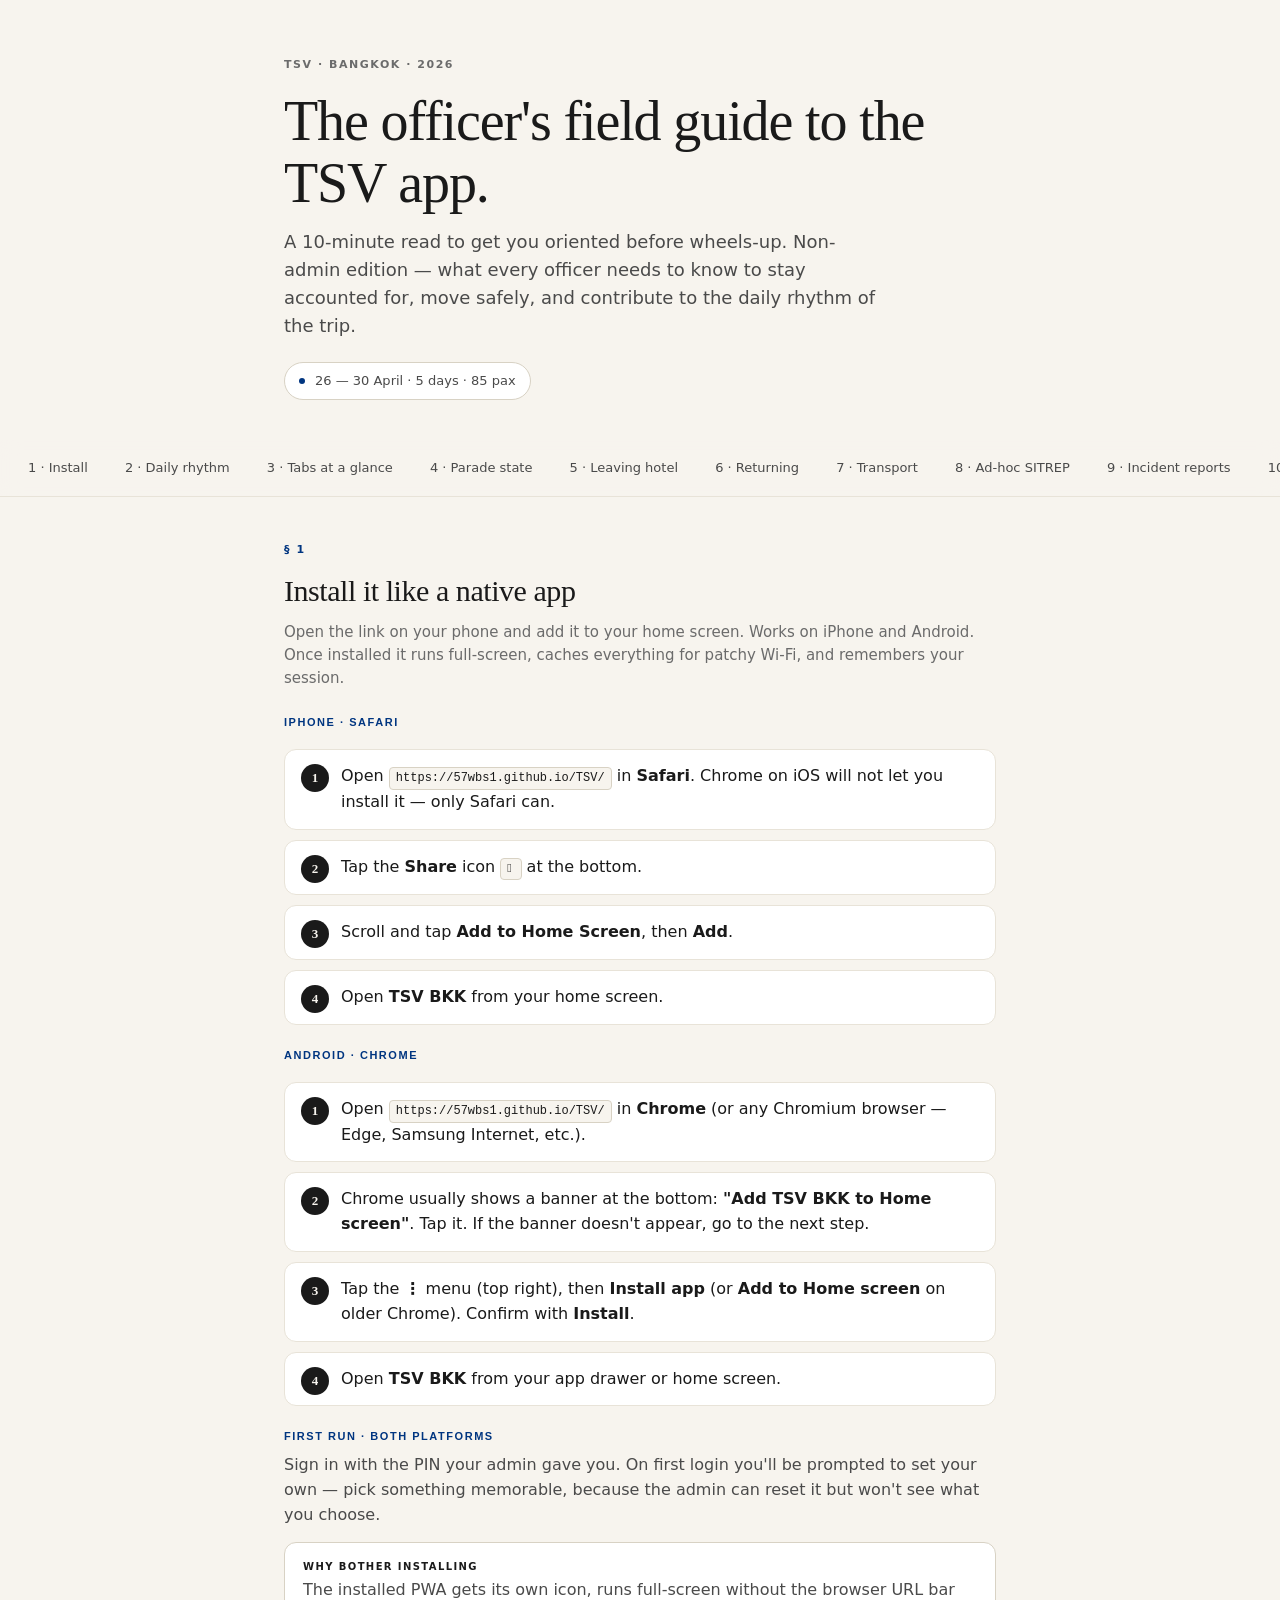
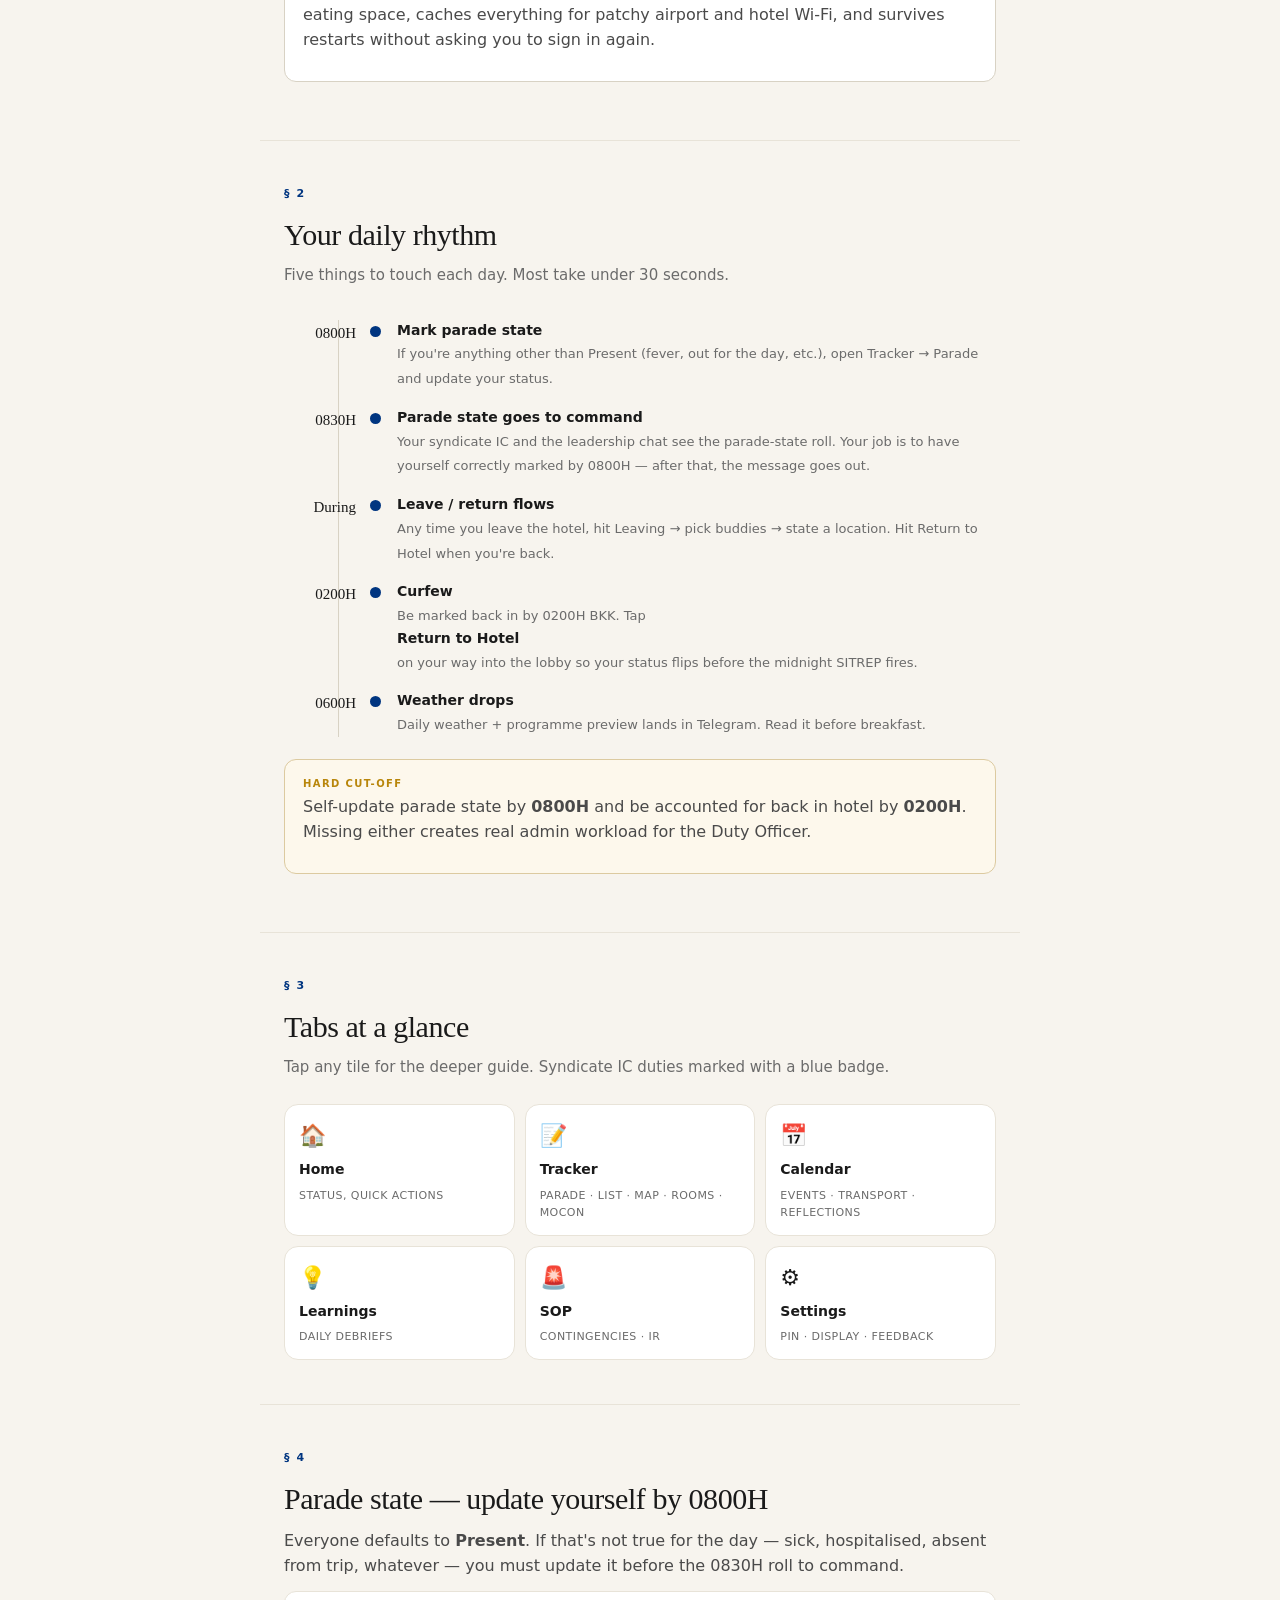
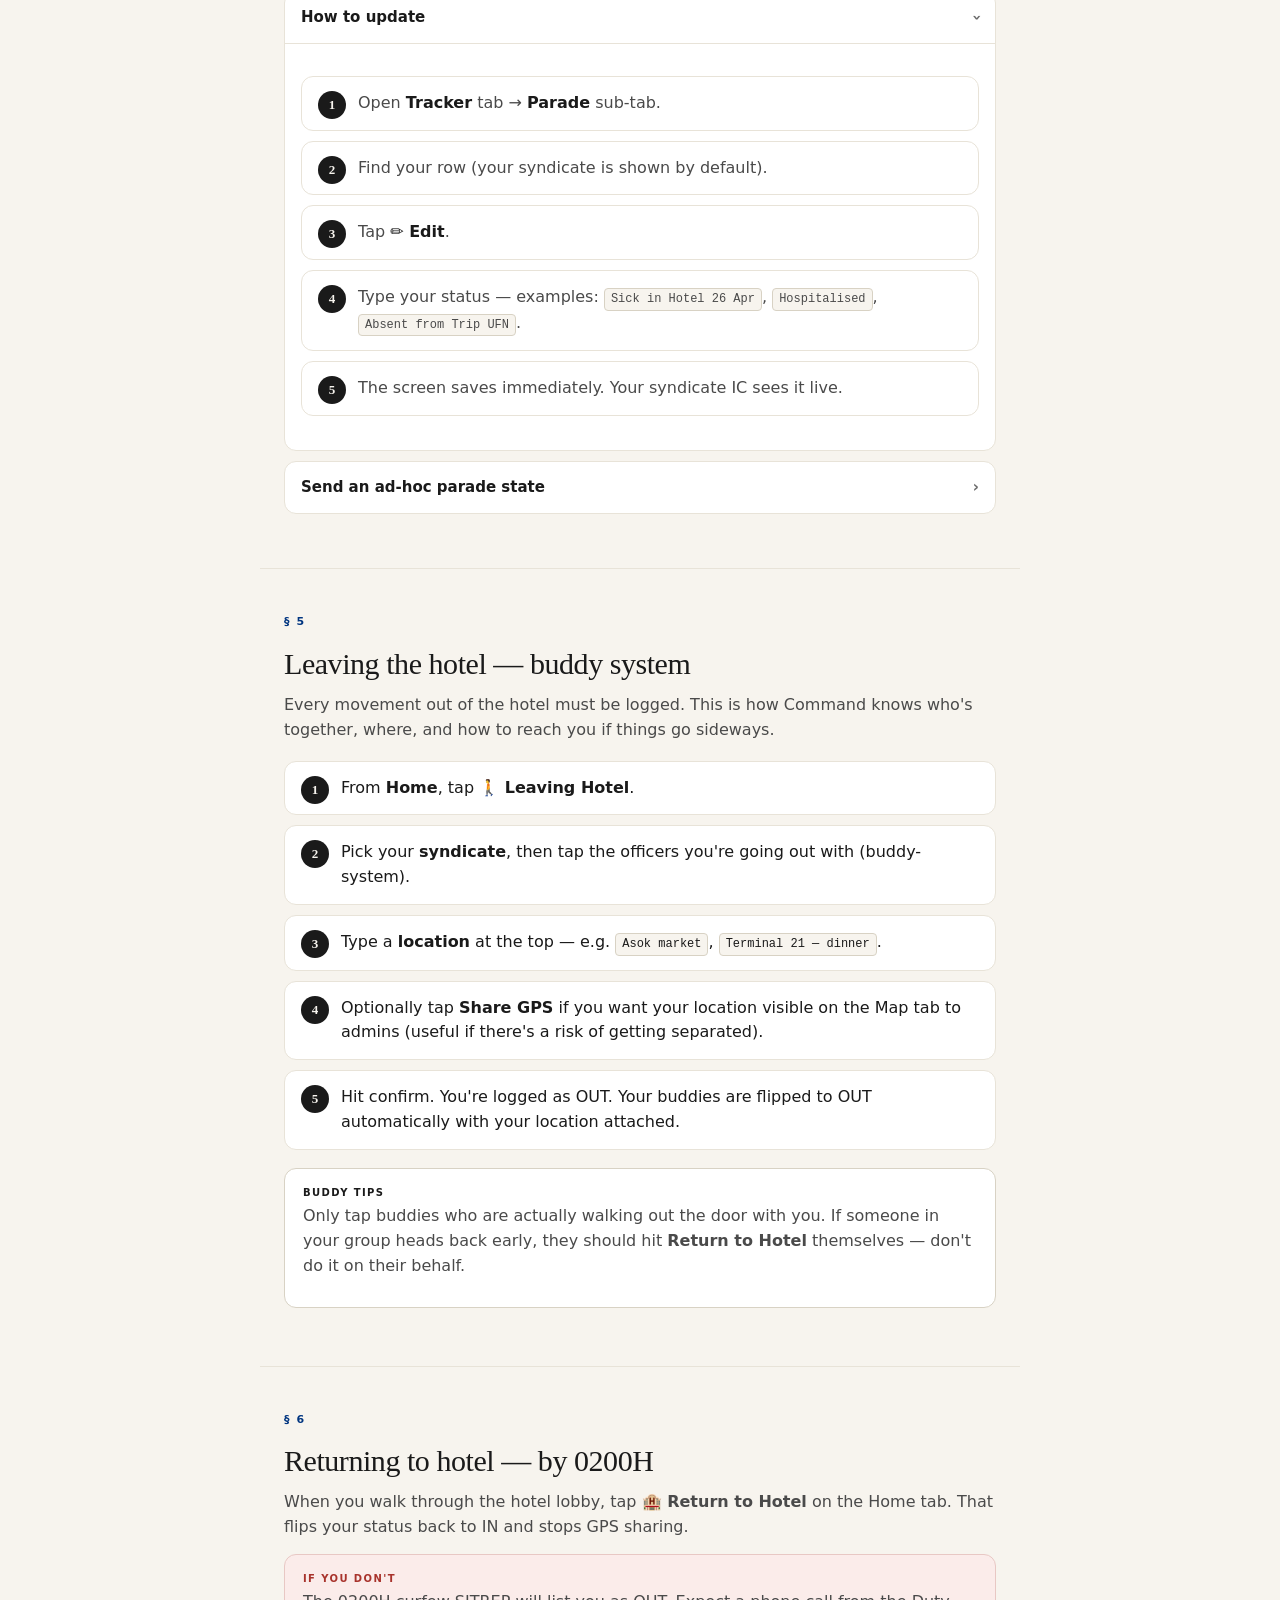
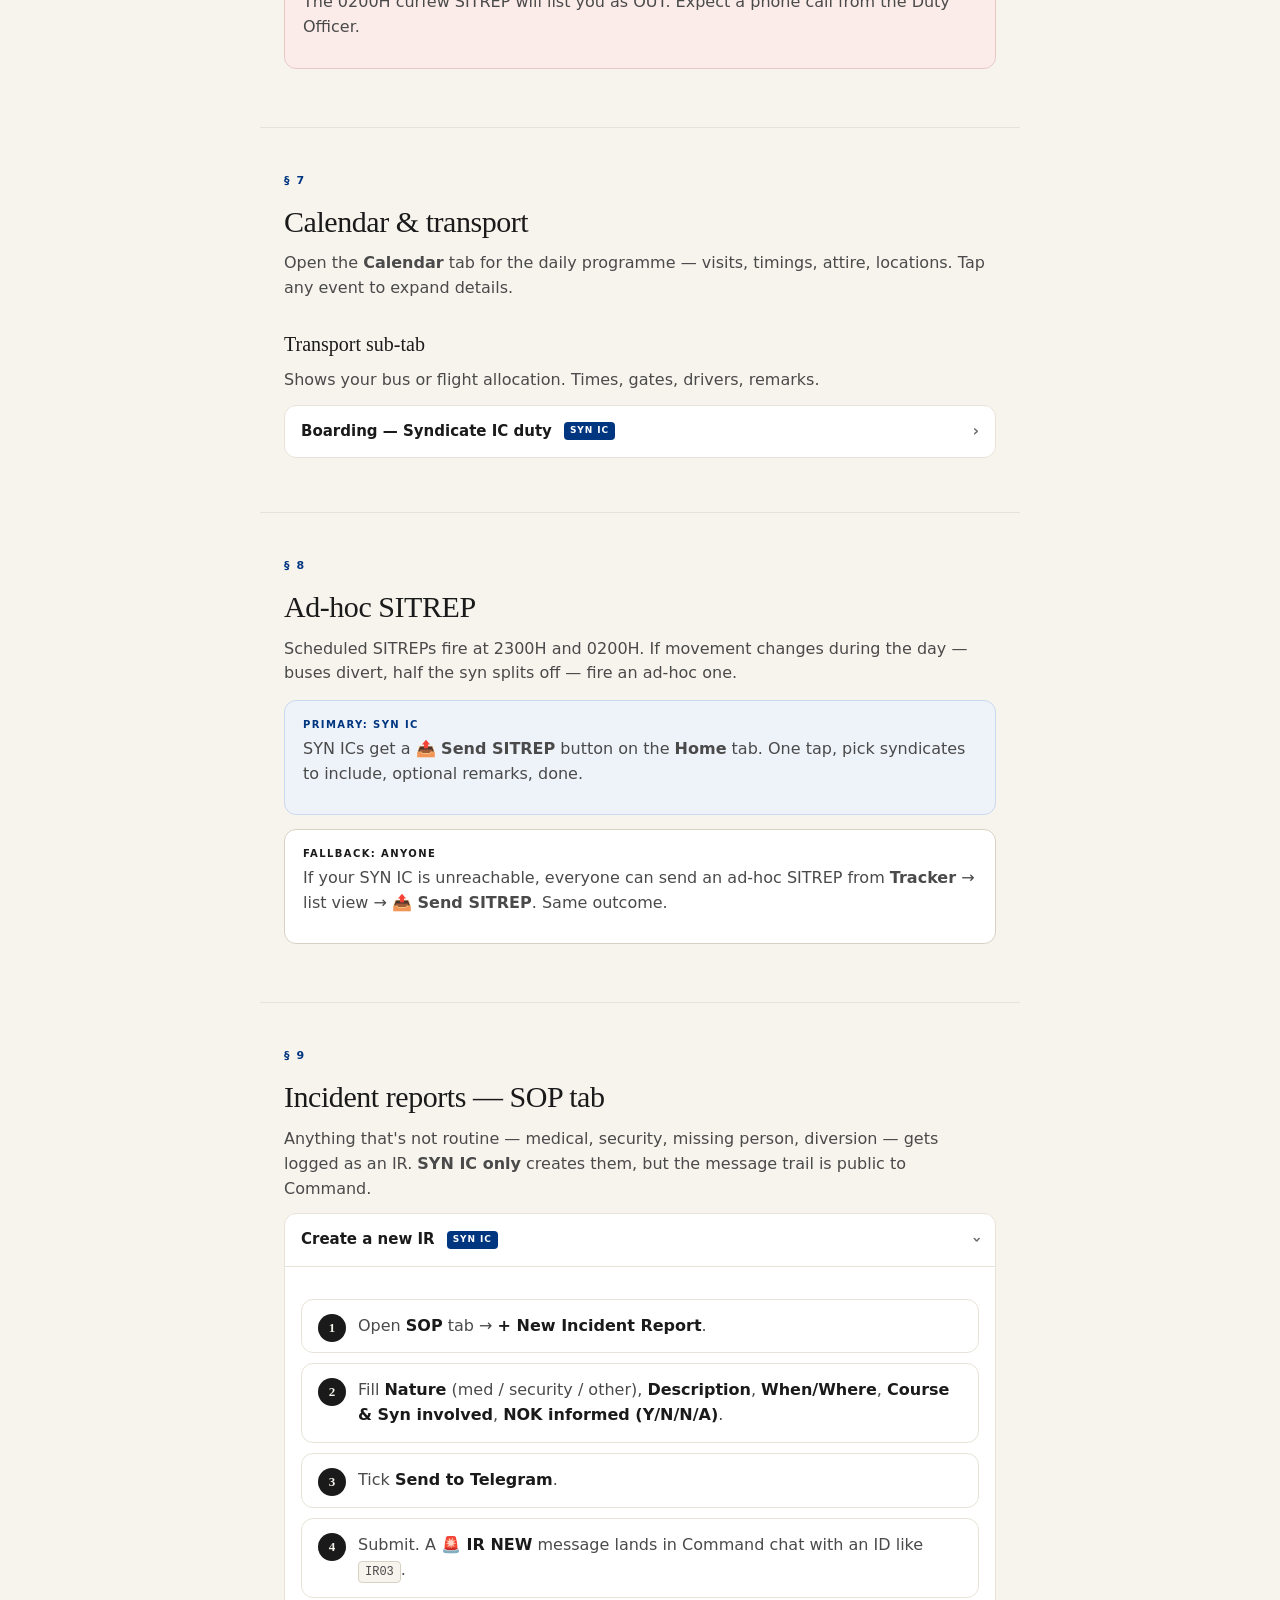
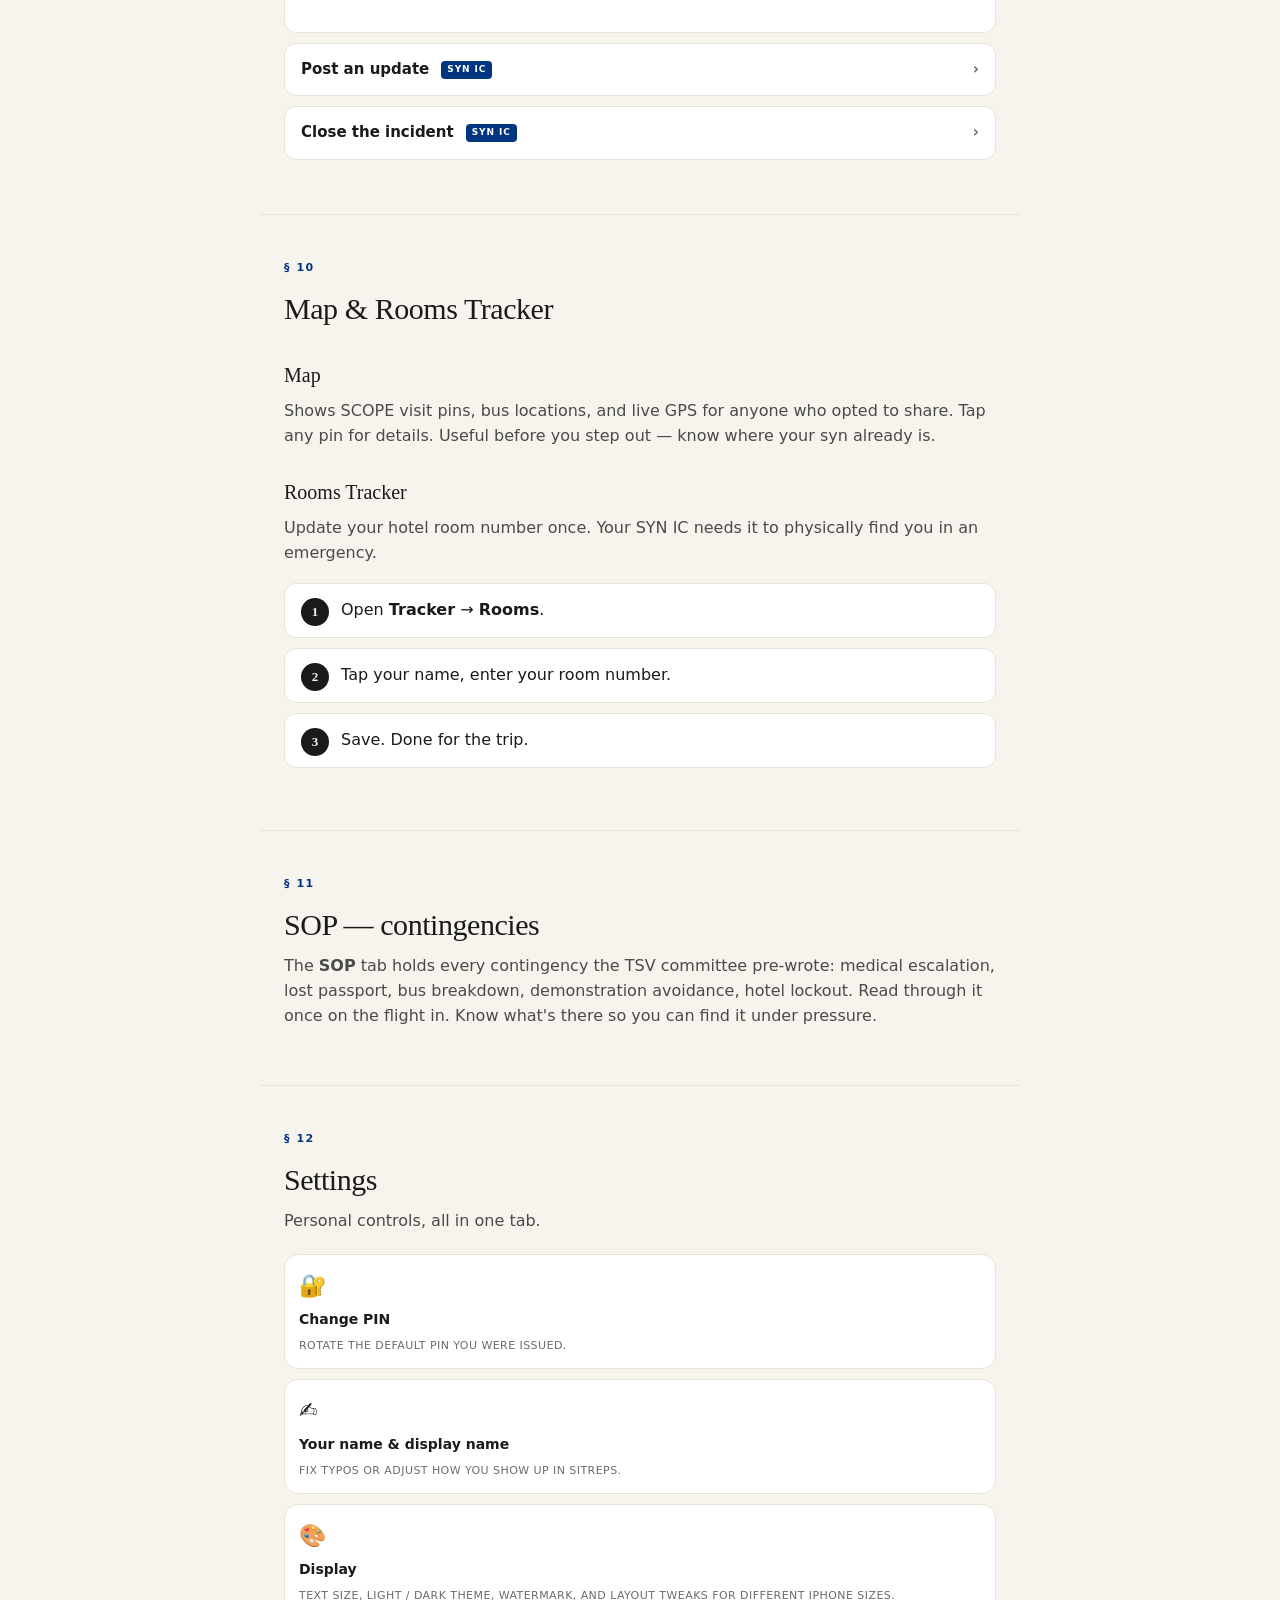
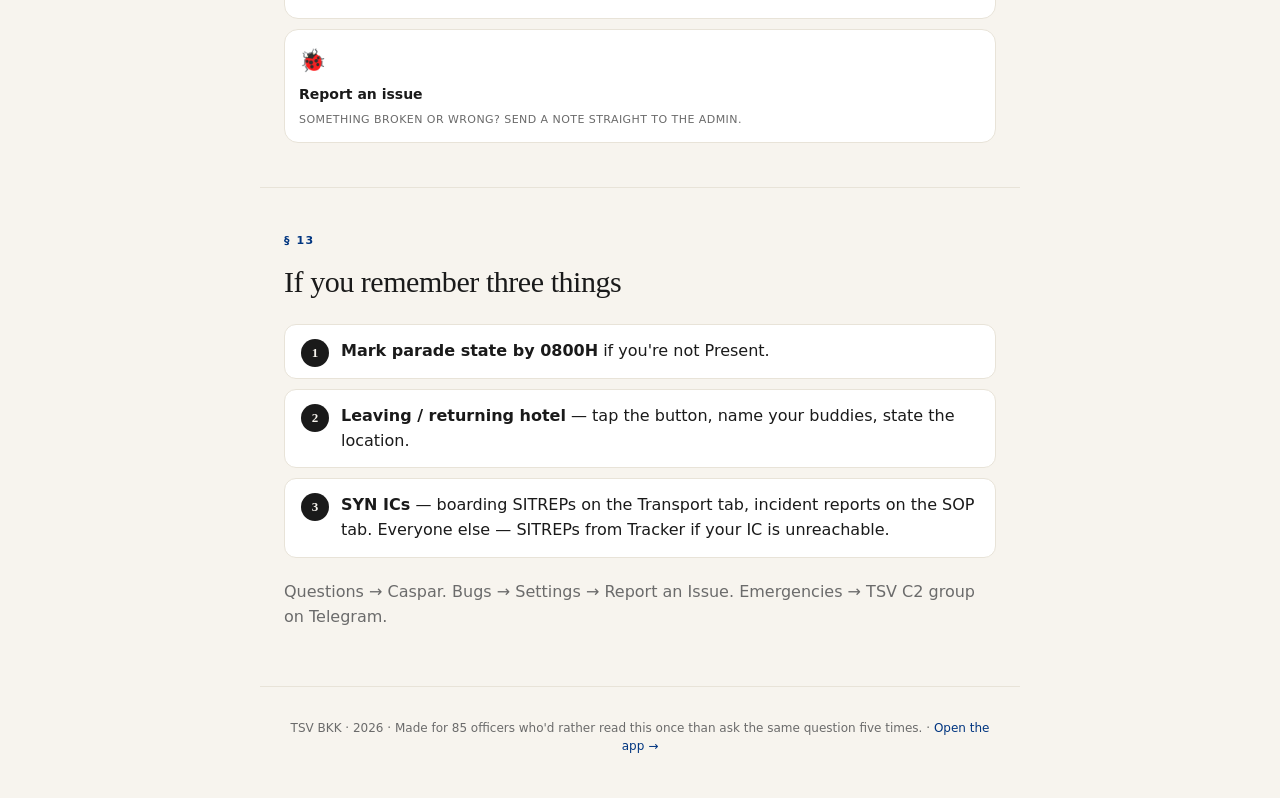
<file: guide.html>
<!DOCTYPE html>
<html lang="en">
<head>
<meta charset="UTF-8" />
<meta name="viewport" content="width=device-width, initial-scale=1.0, viewport-fit=cover" />
<meta name="theme-color" content="#f7f4ee" />
<title>TSV BKK 2026 · Field Guide</title>
<link rel="icon" href="./icons/icon.svg" />
<style>
  :root {
    --bg:       #f7f4ee;
    --surface:  #ffffff;
    --ink:      #1a1a1a;
    --ink-2:    #4a4a4a;
    --ink-3:    #6b6b6b;
    --line:     #e8e3d8;
    --line-2:   #d8d2c4;
    --accent:   #003580;
    --accent-soft:#e6ecf5;
    --gold:     #b8860b;
    --rose:     #a8332c;
    --green:    #1d5d3a;
    --serif:    'Tiempos Text','Iowan Old Style','Palatino',Georgia,serif;
    --sans:     -apple-system,'SF Pro Text','Inter',system-ui,sans-serif;
  }
  *{box-sizing:border-box;-webkit-tap-highlight-color:transparent}
  html,body{margin:0;background:var(--bg);color:var(--ink);font-family:var(--sans);line-height:1.55;-webkit-font-smoothing:antialiased}
  body{padding:env(safe-area-inset-top) env(safe-area-inset-right) env(safe-area-inset-bottom) env(safe-area-inset-left)}

  /* ── Header ──────────────────────────────── */
  .hero{padding:56px 24px 40px;max-width:760px;margin:0 auto;text-align:left}
  .eyebrow{font-size:11px;letter-spacing:.14em;text-transform:uppercase;color:var(--ink-3);font-weight:600}
  .hero h1{font-family:var(--serif);font-weight:500;font-size:44px;line-height:1.1;letter-spacing:-.02em;margin:18px 0 14px}
  .hero .lede{font-size:18px;color:var(--ink-2);max-width:52ch;margin:0}
  .dates{display:inline-flex;align-items:center;gap:10px;margin-top:22px;padding:8px 14px;border:1px solid var(--line-2);border-radius:999px;font-size:13px;color:var(--ink-2);background:var(--surface)}
  .dot{width:6px;height:6px;border-radius:50%;background:var(--accent);display:inline-block}

  /* ── Nav ────────────────────────────────── */
  nav.toc{position:sticky;top:0;z-index:20;background:rgba(247,244,238,.92);backdrop-filter:saturate(1.4) blur(10px);-webkit-backdrop-filter:saturate(1.4) blur(10px);border-bottom:1px solid var(--line);padding:10px 14px;overflow-x:auto;white-space:nowrap;-webkit-overflow-scrolling:touch}
  nav.toc a{display:inline-block;padding:8px 14px;font-size:13px;color:var(--ink-2);text-decoration:none;border-radius:999px;margin-right:4px;font-weight:500}
  nav.toc a:active,nav.toc a:hover{background:var(--surface);color:var(--ink)}

  /* ── Section chrome ──────────────────────── */
  section{max-width:760px;margin:0 auto;padding:44px 24px;border-top:1px solid var(--line)}
  section:first-of-type{border-top:0}
  h2{font-family:var(--serif);font-weight:500;font-size:30px;letter-spacing:-.015em;margin:0 0 6px}
  h2 .no{font-family:var(--sans);font-size:11px;letter-spacing:.14em;text-transform:uppercase;color:var(--accent);display:block;margin-bottom:10px;font-weight:700}
  h3{font-family:var(--serif);font-weight:500;font-size:20px;margin:28px 0 8px}
  p{margin:0 0 12px;color:var(--ink-2)}
  .sub{color:var(--ink-3);font-size:15px;margin:0 0 24px}

  /* ── Callouts ─────────────────────────────── */
  .call{border:1px solid var(--line-2);border-radius:12px;padding:16px 18px;background:var(--surface);margin:14px 0}
  .call.time{border-color:#dccaa0;background:#fdf8ec}
  .call.time .label{color:var(--gold)}
  .call.ic{border-color:#cbd8ee;background:#eef3fa}
  .call.ic .label{color:var(--accent)}
  .call.warn{border-color:#e8c8c4;background:#fbecea}
  .call.warn .label{color:var(--rose)}
  .call .label{font-size:10px;letter-spacing:.14em;text-transform:uppercase;font-weight:800;margin-bottom:4px;display:block}

  /* ── Tile grid (tab overview) ────────────── */
  .tiles{display:grid;grid-template-columns:repeat(2,1fr);gap:10px;margin-top:20px}
  .tile{background:var(--surface);border:1px solid var(--line);border-radius:14px;padding:14px 14px;text-decoration:none;color:inherit;display:flex;flex-direction:column;gap:6px;min-height:96px;transition:transform .15s ease,border-color .15s ease}
  .tile:active{transform:scale(.98);border-color:var(--line-2)}
  .tile .icon{font-size:22px}
  .tile .name{font-weight:700;font-size:14px}
  .tile .who{font-size:11px;color:var(--ink-3);letter-spacing:.04em;text-transform:uppercase}

  /* ── Steps ────────────────────────────────── */
  ol.steps{list-style:none;padding:0;counter-reset:s;margin:18px 0}
  ol.steps li{counter-increment:s;padding:14px 14px 14px 56px;position:relative;background:var(--surface);border:1px solid var(--line);border-radius:12px;margin-bottom:10px}
  ol.steps li::before{content:counter(s);position:absolute;left:16px;top:14px;width:28px;height:28px;border-radius:50%;background:var(--ink);color:var(--bg);display:flex;align-items:center;justify-content:center;font-size:13px;font-weight:700;font-family:var(--serif)}
  ol.steps li b{color:var(--ink);font-weight:700}

  /* ── Inline details ───────────────────────── */
  details.card{background:var(--surface);border:1px solid var(--line);border-radius:12px;padding:0;margin:10px 0;overflow:hidden}
  details.card summary{padding:14px 16px;cursor:pointer;list-style:none;display:flex;align-items:center;gap:12px;font-weight:600;font-size:15px}
  details.card summary::-webkit-details-marker{display:none}
  details.card summary .chev{margin-left:auto;color:var(--ink-3);transition:transform .2s}
  details.card[open] summary .chev{transform:rotate(90deg)}
  details.card .body{padding:0 16px 16px;color:var(--ink-2);border-top:1px solid var(--line);padding-top:14px}
  details.card summary .ic-badge{font-size:9px;letter-spacing:.1em;text-transform:uppercase;background:var(--accent);color:#fff;padding:2px 6px;border-radius:4px;font-weight:800}

  /* ── Mini mockup ─────────────────────────── */
  .phone{display:block;max-width:240px;margin:18px auto 8px;background:#111;border-radius:26px;padding:6px;box-shadow:0 10px 40px rgba(0,0,0,.12)}
  .phone .screen{background:#fff;border-radius:20px;overflow:hidden;font-size:12px}
  .phone .bar{background:#003580;color:#fff;padding:10px 12px;font-weight:700;font-size:11px;display:flex;justify-content:space-between;align-items:center}
  .phone .body{padding:12px}
  .phone .pill{display:inline-block;padding:2px 8px;border-radius:999px;font-size:10px;font-weight:700;margin-right:4px}
  .phone .pill.ok{background:#dcfce7;color:#166534}
  .phone .pill.out{background:#fef3c7;color:#78350f}

  /* ── Daily rhythm timeline ───────────────── */
  .day-line{list-style:none;margin:20px 0 0;padding:0;position:relative}
  .day-line::before{content:'';position:absolute;left:54px;top:8px;bottom:8px;width:1px;background:var(--line-2)}
  .day-line li{display:flex;align-items:flex-start;gap:14px;padding:8px 0;position:relative}
  .day-line .tick{min-width:72px;font-family:var(--serif);font-weight:500;font-size:15px;color:var(--ink);padding-top:2px;text-align:right}
  .day-line .dot-t{width:11px;height:11px;border-radius:50%;background:var(--accent);margin-top:6px;position:relative;z-index:1;flex-shrink:0}
  .day-line .content{flex:1;padding-left:2px}
  .day-line .content b{display:block;font-weight:700;color:var(--ink);font-size:14px}
  .day-line .content span{color:var(--ink-3);font-size:13px}

  .footer{max-width:760px;margin:0 auto;padding:32px 24px 48px;color:var(--ink-3);font-size:12px;border-top:1px solid var(--line);text-align:center}
  .footer a{color:var(--accent);text-decoration:none}
  .kbd{display:inline-block;padding:1px 6px;font-family:ui-monospace,Menlo,monospace;font-size:12px;background:var(--bg);border:1px solid var(--line-2);border-radius:4px}

  @media (min-width:720px){
    .tiles{grid-template-columns:repeat(3,1fr)}
    .hero h1{font-size:56px}
  }
</style>
</head>
<body>

<!-- ── HERO ─────────────────────────────────── -->
<header class="hero">
  <div class="eyebrow">TSV · Bangkok · 2026</div>
  <h1>The officer's field guide to the TSV app.</h1>
  <p class="lede">A 10-minute read to get you oriented before wheels-up. Non-admin edition — what every officer needs to know to stay accounted for, move safely, and contribute to the daily rhythm of the trip.</p>
  <span class="dates"><span class="dot"></span> 26 — 30 April · 5 days · 85 pax</span>
</header>

<!-- ── TOC ──────────────────────────────────── -->
<nav class="toc">
  <a href="#install">1 · Install</a>
  <a href="#rhythm">2 · Daily rhythm</a>
  <a href="#tabs">3 · Tabs at a glance</a>
  <a href="#parade">4 · Parade state</a>
  <a href="#leave">5 · Leaving hotel</a>
  <a href="#return">6 · Returning</a>
  <a href="#transport">7 · Transport</a>
  <a href="#sitrep">8 · Ad-hoc SITREP</a>
  <a href="#ir">9 · Incident reports</a>
  <a href="#settings">10 · Settings</a>
</nav>

<!-- ── 1. INSTALL ───────────────────────────── -->
<section id="install">
  <h2><span class="no">§ 1</span>Install it like a native app</h2>
  <p class="sub">Open the link on your phone and add it to your home screen. Works on iPhone and Android. Once installed it runs full-screen, caches everything for patchy Wi-Fi, and remembers your session.</p>

  <h3 style="margin-top:22px;font-family:-apple-system,sans-serif;font-size:11px;letter-spacing:.14em;text-transform:uppercase;color:var(--accent);font-weight:700">iPhone · Safari</h3>
  <ol class="steps">
    <li>Open <span class="kbd">https://57wbs1.github.io/TSV/</span> in <b>Safari</b>. Chrome on iOS will not let you install it — only Safari can.</li>
    <li>Tap the <b>Share</b> icon <span class="kbd">􀈂</span> at the bottom.</li>
    <li>Scroll and tap <b>Add to Home Screen</b>, then <b>Add</b>.</li>
    <li>Open <b>TSV BKK</b> from your home screen.</li>
  </ol>

  <h3 style="margin-top:22px;font-family:-apple-system,sans-serif;font-size:11px;letter-spacing:.14em;text-transform:uppercase;color:var(--accent);font-weight:700">Android · Chrome</h3>
  <ol class="steps">
    <li>Open <span class="kbd">https://57wbs1.github.io/TSV/</span> in <b>Chrome</b> (or any Chromium browser — Edge, Samsung Internet, etc.).</li>
    <li>Chrome usually shows a banner at the bottom: <b>"Add TSV BKK to Home screen"</b>. Tap it. If the banner doesn't appear, go to the next step.</li>
    <li>Tap the <b>⋮</b> menu (top right), then <b>Install app</b> (or <b>Add to Home screen</b> on older Chrome). Confirm with <b>Install</b>.</li>
    <li>Open <b>TSV BKK</b> from your app drawer or home screen.</li>
  </ol>

  <h3 style="margin-top:22px;font-family:-apple-system,sans-serif;font-size:11px;letter-spacing:.14em;text-transform:uppercase;color:var(--accent);font-weight:700">First run · both platforms</h3>
  <p>Sign in with the PIN your admin gave you. On first login you'll be prompted to set your own — pick something memorable, because the admin can reset it but won't see what you choose.</p>

  <div class="call">
    <span class="label">Why bother installing</span>
    <p>The installed PWA gets its own icon, runs full-screen without the browser URL bar eating space, caches everything for patchy airport and hotel Wi-Fi, and survives restarts without asking you to sign in again.</p>
  </div>
</section>

<!-- ── 2. DAILY RHYTHM ──────────────────────── -->
<section id="rhythm">
  <h2><span class="no">§ 2</span>Your daily rhythm</h2>
  <p class="sub">Five things to touch each day. Most take under 30 seconds.</p>

  <ul class="day-line">
    <li>
      <span class="tick">0800H</span><span class="dot-t"></span>
      <span class="content"><b>Mark parade state</b><span>If you're anything other than Present (fever, out for the day, etc.), open Tracker → Parade and update your status.</span></span>
    </li>
    <li>
      <span class="tick">0830H</span><span class="dot-t"></span>
      <span class="content"><b>Parade state goes to command</b><span>Your syndicate IC and the leadership chat see the parade-state roll. Your job is to have yourself correctly marked by 0800H — after that, the message goes out.</span></span>
    </li>
    <li>
      <span class="tick">During</span><span class="dot-t"></span>
      <span class="content"><b>Leave / return flows</b><span>Any time you leave the hotel, hit Leaving → pick buddies → state a location. Hit Return to Hotel when you're back.</span></span>
    </li>
    <li>
      <span class="tick">0200H</span><span class="dot-t"></span>
      <span class="content"><b>Curfew</b><span>Be marked back in by 0200H BKK. Tap <b>Return to Hotel</b> on your way into the lobby so your status flips before the midnight SITREP fires.</span></span>
    </li>
    <li>
      <span class="tick">0600H</span><span class="dot-t"></span>
      <span class="content"><b>Weather drops</b><span>Daily weather + programme preview lands in Telegram. Read it before breakfast.</span></span>
    </li>
  </ul>

  <div class="call time">
    <span class="label">Hard cut-off</span>
    <p>Self-update parade state by <b>0800H</b> and be accounted for back in hotel by <b>0200H</b>. Missing either creates real admin workload for the Duty Officer.</p>
  </div>
</section>

<!-- ── 3. TABS ──────────────────────────────── -->
<section id="tabs">
  <h2><span class="no">§ 3</span>Tabs at a glance</h2>
  <p class="sub">Tap any tile for the deeper guide. Syndicate IC duties marked with a blue badge.</p>

  <div class="tiles">
    <a class="tile" href="#home">
      <div class="icon">🏠</div>
      <div class="name">Home</div>
      <div class="who">Status, quick actions</div>
    </a>
    <a class="tile" href="#parade">
      <div class="icon">📝</div>
      <div class="name">Tracker</div>
      <div class="who">Parade · List · Map · Rooms · MOCON</div>
    </a>
    <a class="tile" href="#calendar">
      <div class="icon">📅</div>
      <div class="name">Calendar</div>
      <div class="who">Events · Transport · Reflections</div>
    </a>
    <a class="tile" href="#learn">
      <div class="icon">💡</div>
      <div class="name">Learnings</div>
      <div class="who">Daily debriefs</div>
    </a>
    <a class="tile" href="#ir">
      <div class="icon">🚨</div>
      <div class="name">SOP</div>
      <div class="who">Contingencies · IR</div>
    </a>
    <a class="tile" href="#settings">
      <div class="icon">⚙️</div>
      <div class="name">Settings</div>
      <div class="who">PIN · Display · Feedback</div>
    </a>
  </div>
</section>

<!-- ── 4. PARADE STATE ──────────────────────── -->
<section id="parade">
  <h2><span class="no">§ 4</span>Parade state — update yourself by 0800H</h2>
  <p>Everyone defaults to <b>Present</b>. If that's not true for the day — sick, hospitalised, absent from trip, whatever — you must update it before the 0830H roll to command.</p>

  <details class="card" open>
    <summary>How to update <span class="chev">›</span></summary>
    <div class="body">
      <ol class="steps">
        <li>Open <b>Tracker</b> tab → <b>Parade</b> sub-tab.</li>
        <li>Find your row (your syndicate is shown by default).</li>
        <li>Tap <b>✏️ Edit</b>.</li>
        <li>Type your status — examples: <span class="kbd">Sick in Hotel 26 Apr</span>, <span class="kbd">Hospitalised</span>, <span class="kbd">Absent from Trip UFN</span>.</li>
        <li>The screen saves immediately. Your syndicate IC sees it live.</li>
      </ol>
    </div>
  </details>

  <details class="card">
    <summary>Send an ad-hoc parade state <span class="chev">›</span></summary>
    <div class="body">
      <p>If statuses change mid-day (officer back from hospital, scheduled return, etc.), anyone can re-send a fresh parade state to command.</p>
      <ol class="steps">
        <li>Tracker → Parade → <b>📤 Send Parade State</b>.</li>
        <li>Pick which syndicates to include (or leave all blank for mass-send).</li>
        <li>Add optional remarks — e.g. <span class="kbd">All personnel accounted for</span>.</li>
        <li>Send. The message goes to the leadership chat.</li>
      </ol>
    </div>
  </details>
</section>

<!-- ── 5. LEAVING HOTEL ─────────────────────── -->
<section id="leave">
  <h2><span class="no">§ 5</span>Leaving the hotel — buddy system</h2>
  <p>Every movement out of the hotel must be logged. This is how Command knows who's together, where, and how to reach you if things go sideways.</p>

  <ol class="steps">
    <li>From <b>Home</b>, tap <b>🚶 Leaving Hotel</b>.</li>
    <li>Pick your <b>syndicate</b>, then tap the officers you're going out with (buddy-system).</li>
    <li>Type a <b>location</b> at the top — e.g. <span class="kbd">Asok market</span>, <span class="kbd">Terminal 21 — dinner</span>.</li>
    <li>Optionally tap <b>Share GPS</b> if you want your location visible on the Map tab to admins (useful if there's a risk of getting separated).</li>
    <li>Hit confirm. You're logged as OUT. Your buddies are flipped to OUT automatically with your location attached.</li>
  </ol>

  <div class="call">
    <span class="label">Buddy tips</span>
    <p>Only tap buddies who are actually walking out the door with you. If someone in your group heads back early, they should hit <b>Return to Hotel</b> themselves — don't do it on their behalf.</p>
  </div>
</section>

<!-- ── 6. RETURNING ─────────────────────────── -->
<section id="return">
  <h2><span class="no">§ 6</span>Returning to hotel — by 0200H</h2>
  <p>When you walk through the hotel lobby, tap <b>🏨 Return to Hotel</b> on the Home tab. That flips your status back to IN and stops GPS sharing.</p>

  <div class="call warn">
    <span class="label">If you don't</span>
    <p>The 0200H curfew SITREP will list you as OUT. Expect a phone call from the Duty Officer.</p>
  </div>
</section>

<!-- ── 7. CALENDAR + TRANSPORT ──────────────── -->
<section id="calendar">
  <h2><span class="no">§ 7</span>Calendar & transport</h2>
  <p>Open the <b>Calendar</b> tab for the daily programme — visits, timings, attire, locations. Tap any event to expand details.</p>

  <h3>Transport sub-tab</h3>
  <p>Shows your bus or flight allocation. Times, gates, drivers, remarks.</p>

  <details class="card">
    <summary>Boarding — Syndicate IC duty <span class="ic-badge">SYN IC</span><span class="chev">›</span></summary>
    <div class="body">
      <p>When your syndicate is due to board:</p>
      <ol class="steps">
        <li>Open <b>Calendar</b> → <b>Transport</b>.</li>
        <li>Tap your bus or flight.</li>
        <li>Tap <b>Board</b> for each syndicate as they step onto the vehicle — or <b>Save Progress</b> to record partial boarding.</li>
        <li>Once everyone's aboard, tap <b>Send SITREP</b>. A boarding-complete message drops in Telegram.</li>
        <li>When the vehicle pushes off, tap <b>Pushing</b> — optionally add remarks. Another Telegram update fires.</li>
        <li>On arrival, tap <b>Dropped</b> to free the vehicle for the next cycle.</li>
      </ol>
    </div>
  </details>
</section>

<!-- ── 8. AD-HOC SITREP ─────────────────────── -->
<section id="sitrep">
  <h2><span class="no">§ 8</span>Ad-hoc SITREP</h2>
  <p>Scheduled SITREPs fire at 2300H and 0200H. If movement changes during the day — buses divert, half the syn splits off — fire an ad-hoc one.</p>

  <div class="call ic">
    <span class="label">Primary: SYN IC</span>
    <p>SYN ICs get a <b>📤 Send SITREP</b> button on the <b>Home</b> tab. One tap, pick syndicates to include, optional remarks, done.</p>
  </div>

  <div class="call">
    <span class="label">Fallback: anyone</span>
    <p>If your SYN IC is unreachable, everyone can send an ad-hoc SITREP from <b>Tracker</b> → list view → <b>📤 Send SITREP</b>. Same outcome.</p>
  </div>
</section>

<!-- ── 9. INCIDENT REPORTS ──────────────────── -->
<section id="ir">
  <h2><span class="no">§ 9</span>Incident reports — SOP tab</h2>
  <p>Anything that's not routine — medical, security, missing person, diversion — gets logged as an IR. <b>SYN IC only</b> creates them, but the message trail is public to Command.</p>

  <details class="card" open>
    <summary>Create a new IR <span class="ic-badge">SYN IC</span><span class="chev">›</span></summary>
    <div class="body">
      <ol class="steps">
        <li>Open <b>SOP</b> tab → <b>+ New Incident Report</b>.</li>
        <li>Fill <b>Nature</b> (med / security / other), <b>Description</b>, <b>When/Where</b>, <b>Course &amp; Syn involved</b>, <b>NOK informed (Y/N/N/A)</b>.</li>
        <li>Tick <b>Send to Telegram</b>.</li>
        <li>Submit. A <b>🚨 IR NEW</b> message lands in Command chat with an ID like <span class="kbd">IR03</span>.</li>
      </ol>
    </div>
  </details>

  <details class="card">
    <summary>Post an update <span class="ic-badge">SYN IC</span><span class="chev">›</span></summary>
    <div class="body">
      <p>As the incident unfolds, keep the feed current. Every update re-sends the full history to Telegram so Command has one canonical thread.</p>
      <ol class="steps">
        <li>Open the IR from the SOP tab.</li>
        <li>Tap <b>➕ Add Update</b>.</li>
        <li>Write what changed — e.g. <span class="kbd">Officer admitted to BNH Hospital, vitals stable</span>.</li>
        <li>Send. <b>📝 IR UPDATE #n</b> drops in chat with the original summary + all prior updates attached.</li>
      </ol>
    </div>
  </details>

  <details class="card">
    <summary>Close the incident <span class="ic-badge">SYN IC</span><span class="chev">›</span></summary>
    <div class="body">
      <p>When resolved, tick <b>Close Out</b> on the update form. A <b>✅ IR CLOSED</b> message fires. The IR stays viewable for the rest of the trip but no further updates can be added.</p>
    </div>
  </details>
</section>

<!-- ── 10. MAP + ROOMS ──────────────────────── -->
<section id="tracker-extras">
  <h2><span class="no">§ 10</span>Map & Rooms Tracker</h2>

  <h3>Map</h3>
  <p>Shows SCOPE visit pins, bus locations, and live GPS for anyone who opted to share. Tap any pin for details. Useful before you step out — know where your syn already is.</p>

  <h3>Rooms Tracker</h3>
  <p>Update your hotel room number once. Your SYN IC needs it to physically find you in an emergency.</p>
  <ol class="steps">
    <li>Open <b>Tracker</b> → <b>Rooms</b>.</li>
    <li>Tap your name, enter your room number.</li>
    <li>Save. Done for the trip.</li>
  </ol>
</section>

<!-- ── 11. SOP CONTINGENCIES ────────────────── -->
<section id="sop">
  <h2><span class="no">§ 11</span>SOP — contingencies</h2>
  <p>The <b>SOP</b> tab holds every contingency the TSV committee pre-wrote: medical escalation, lost passport, bus breakdown, demonstration avoidance, hotel lockout. Read through it once on the flight in. Know what's there so you can find it under pressure.</p>
</section>

<!-- ── 12. SETTINGS ─────────────────────────── -->
<section id="settings">
  <h2><span class="no">§ 12</span>Settings</h2>
  <p>Personal controls, all in one tab.</p>

  <div class="tiles" style="grid-template-columns:1fr">
    <div class="tile" style="cursor:default">
      <div class="icon">🔐</div>
      <div class="name">Change PIN</div>
      <div class="who">Rotate the default PIN you were issued.</div>
    </div>
    <div class="tile" style="cursor:default">
      <div class="icon">✍️</div>
      <div class="name">Your name & display name</div>
      <div class="who">Fix typos or adjust how you show up in SITREPs.</div>
    </div>
    <div class="tile" style="cursor:default">
      <div class="icon">🎨</div>
      <div class="name">Display</div>
      <div class="who">Text size, light / dark theme, watermark, and layout tweaks for different iPhone sizes.</div>
    </div>
    <div class="tile" style="cursor:default">
      <div class="icon">🐞</div>
      <div class="name">Report an issue</div>
      <div class="who">Something broken or wrong? Send a note straight to the admin.</div>
    </div>
  </div>
</section>

<!-- ── CLOSING ──────────────────────────────── -->
<section>
  <h2><span class="no">§ 13</span>If you remember three things</h2>
  <ol class="steps">
    <li><b>Mark parade state by 0800H</b> if you're not Present.</li>
    <li><b>Leaving / returning hotel</b> — tap the button, name your buddies, state the location.</li>
    <li><b>SYN ICs</b> — boarding SITREPs on the Transport tab, incident reports on the SOP tab. Everyone else — SITREPs from Tracker if your IC is unreachable.</li>
  </ol>
  <p style="margin-top:22px;color:var(--ink-3)">Questions → Caspar. Bugs → Settings → Report an Issue. Emergencies → TSV C2 group on Telegram.</p>
</section>

<footer class="footer">
  TSV BKK · 2026 · Made for 85 officers who'd rather read this once than ask the same question five times. ·
  <a href="./index.html">Open the app →</a>
</footer>

<script>
  // Smooth scroll with offset for sticky nav
  document.querySelectorAll('nav.toc a, a[href^="#"]').forEach(a => {
    a.addEventListener('click', e => {
      const id = a.getAttribute('href');
      if (!id || id === '#') return;
      const t = document.querySelector(id);
      if (!t) return;
      e.preventDefault();
      const y = t.getBoundingClientRect().top + window.pageYOffset - 56;
      window.scrollTo({ top: y, behavior: 'smooth' });
    });
  });
</script>

</body>
</html>
</file>
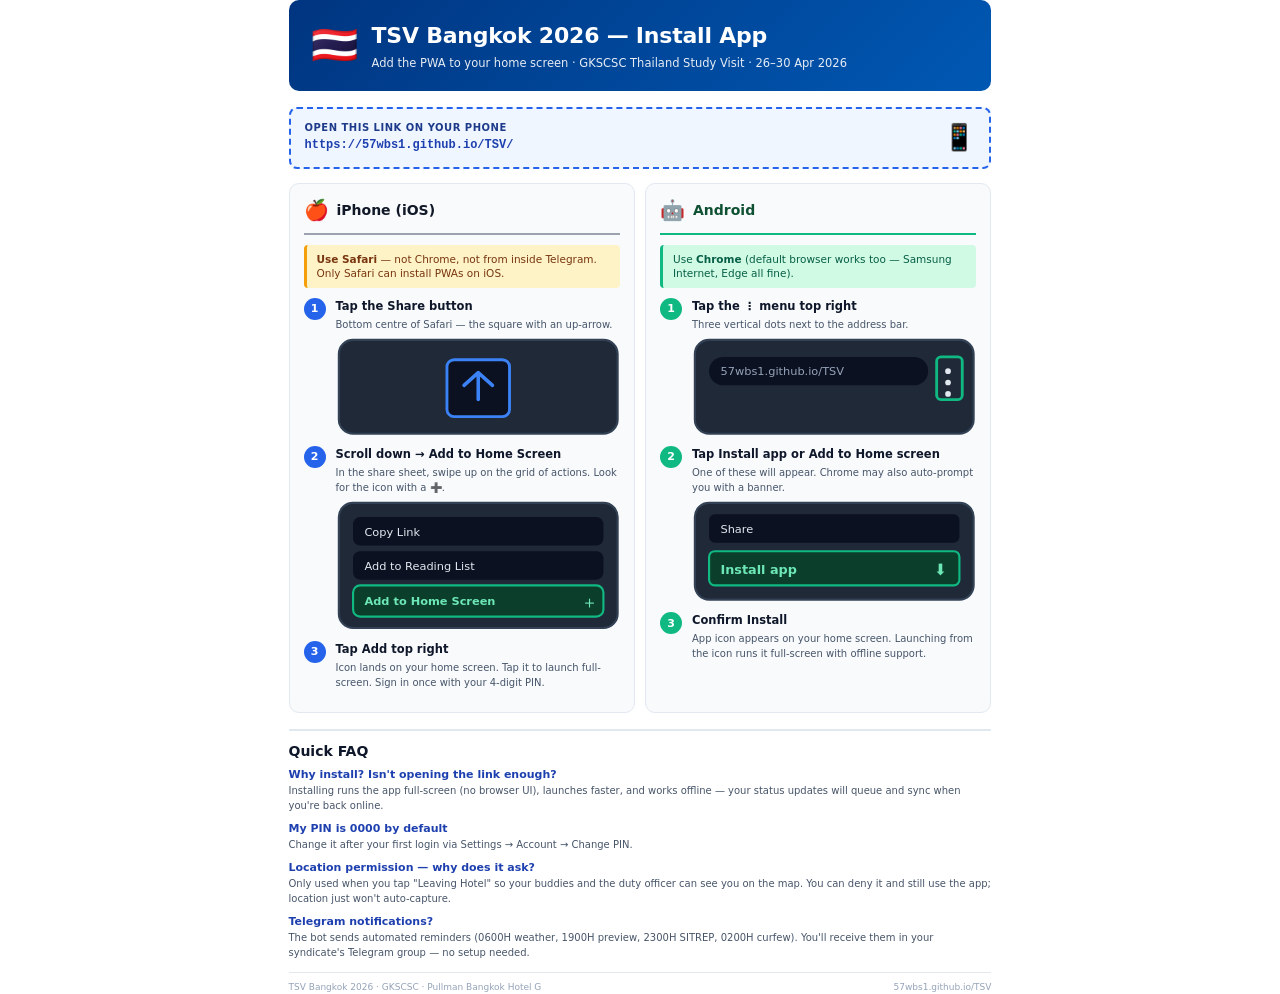
<file: docs/install-guide.html>
<!DOCTYPE html>
<html lang="en">
<head>
<meta charset="UTF-8">
<title>TSV Bangkok 2026 — Install Guide</title>
<style>
  @page { size: A4; margin: 12mm; }
  * { box-sizing: border-box; -webkit-print-color-adjust: exact; print-color-adjust: exact; }
  body {
    font-family: -apple-system, BlinkMacSystemFont, 'Segoe UI', system-ui, sans-serif;
    color: #0f172a; margin: 0; line-height: 1.45;
    background: #fff;
  }
  .page {
    max-width: 186mm; margin: 0 auto; padding: 0;
  }
  .hero {
    background: linear-gradient(135deg, #003580, #0058b3);
    color: #fff;
    border-radius: 10px;
    padding: 18px 22px;
    margin-bottom: 16px;
    display: flex; align-items: center; gap: 14px;
  }
  .hero .flag { font-size: 38px; }
  .hero h1 { margin: 0; font-size: 22px; letter-spacing: -0.01em; }
  .hero p { margin: 3px 0 0; font-size: 11.5px; opacity: .9; }

  .url-box {
    border: 2px dashed #2563eb;
    background: #eff6ff;
    border-radius: 8px;
    padding: 10px 14px;
    margin-bottom: 14px;
    font-size: 11.5px;
    display: flex; justify-content: space-between; align-items: center;
  }
  .url-box code {
    font-family: 'SF Mono', Menlo, monospace;
    font-size: 12px; font-weight: 700;
    color: #1e40af;
  }

  .cols { display: grid; grid-template-columns: 1fr 1fr; gap: 10px; }
  .col {
    border: 1px solid #e2e8f0;
    border-radius: 10px;
    padding: 12px 14px;
    background: #f8fafc;
    page-break-inside: avoid;
  }
  .col-head {
    display: flex; align-items: center; gap: 8px;
    font-size: 14px; font-weight: 800;
    border-bottom: 2px solid #cbd5e1;
    padding-bottom: 8px;
    margin-bottom: 10px;
  }
  .col-head .plat-icon { font-size: 20px; }
  .col-ios .col-head { color: #111827; border-color: #9ca3af; }
  .col-and .col-head { color: #0f5132; border-color: #10b981; }

  .callout {
    background: #fef3c7;
    border-left: 3px solid #f59e0b;
    border-radius: 4px;
    padding: 7px 10px;
    font-size: 10.5px;
    color: #78350f;
    margin-bottom: 10px;
    line-height: 1.4;
  }

  .step {
    display: flex; gap: 10px;
    margin-bottom: 10px;
    page-break-inside: avoid;
  }
  .step-num {
    width: 22px; height: 22px; flex-shrink: 0;
    background: #2563eb; color: #fff;
    border-radius: 50%;
    display: flex; align-items: center; justify-content: center;
    font-size: 11px; font-weight: 800;
  }
  .col-and .step-num { background: #10b981; }
  .step-body { flex: 1; min-width: 0; }
  .step-title { font-size: 11.5px; font-weight: 700; margin-bottom: 2px; }
  .step-desc  { font-size: 10px; color: #475569; line-height: 1.5; }
  .step-art {
    margin-top: 5px;
    border-radius: 4px;
    display: block;
    max-width: 100%;
    height: auto;
  }

  .faq {
    margin-top: 16px;
    border-top: 2px solid #e2e8f0;
    padding-top: 10px;
    page-break-before: auto;
  }
  .faq h2 { font-size: 14px; margin: 0 0 6px; color: #0f172a; }
  .faq-item { margin-bottom: 8px; }
  .faq-q {
    font-size: 11px; font-weight: 700; color: #1e40af;
  }
  .faq-a {
    font-size: 10px; color: #475569; line-height: 1.5;
  }

  .footer {
    margin-top: 12px;
    border-top: 1px solid #e2e8f0;
    padding-top: 8px;
    font-size: 9px;
    color: #94a3b8;
    display: flex; justify-content: space-between;
  }
</style>
</head>
<body>
<div class="page">

  <div class="hero">
    <div class="flag">🇹🇭</div>
    <div>
      <h1>TSV Bangkok 2026 — Install App</h1>
      <p>Add the PWA to your home screen · GKSCSC Thailand Study Visit · 26–30 Apr 2026</p>
    </div>
  </div>

  <div class="url-box">
    <div>
      <div style="font-size:10px; color:#1e3a8a; text-transform:uppercase; letter-spacing:.05em; font-weight:800;">Open this link on your phone</div>
      <code>https://57wbs1.github.io/TSV/</code>
    </div>
    <div style="font-size:26px;">📱</div>
  </div>

  <div class="cols">

    <!-- iOS COLUMN -->
    <div class="col col-ios">
      <div class="col-head"><span class="plat-icon">🍎</span> iPhone (iOS)</div>
      <div class="callout"><b>Use Safari</b> — not Chrome, not from inside Telegram. Only Safari can install PWAs on iOS.</div>

      <div class="step">
        <div class="step-num">1</div>
        <div class="step-body">
          <div class="step-title">Tap the <b>Share</b> button</div>
          <div class="step-desc">Bottom centre of Safari — the square with an up-arrow.</div>
          <svg class="step-art" viewBox="0 0 200 70" width="100%">
            <rect x="2" y="2" width="196" height="66" rx="10" fill="#1f2937" stroke="#334155" stroke-width="1.5"/>
            <rect x="78" y="16" width="44" height="40" rx="5" fill="#0b1120" stroke="#3b82f6" stroke-width="2"/>
            <path d="M100 44 V25 M90 34 L100 25 L110 34" stroke="#3b82f6" stroke-width="2.5" fill="none" stroke-linecap="round" stroke-linejoin="round"/>
          </svg>
        </div>
      </div>

      <div class="step">
        <div class="step-num">2</div>
        <div class="step-body">
          <div class="step-title">Scroll down → <b>Add to Home Screen</b></div>
          <div class="step-desc">In the share sheet, swipe up on the grid of actions. Look for the icon with a ➕.</div>
          <svg class="step-art" viewBox="0 0 200 92" width="100%">
            <rect x="2" y="2" width="196" height="88" rx="10" fill="#1f2937" stroke="#334155" stroke-width="1.5"/>
            <rect x="12" y="12" width="176" height="20" rx="5" fill="#0b1120"/>
            <text x="20" y="25" fill="#e2e8f0" font-size="8" font-family="system-ui">Copy Link</text>
            <rect x="12" y="36" width="176" height="20" rx="5" fill="#0b1120"/>
            <text x="20" y="49" fill="#e2e8f0" font-size="8" font-family="system-ui">Add to Reading List</text>
            <rect x="12" y="60" width="176" height="22" rx="5" fill="#0b3f2c" stroke="#10b981" stroke-width="1.5"/>
            <text x="20" y="74" fill="#6ee7b7" font-size="8" font-weight="700" font-family="system-ui">Add to Home Screen</text>
            <text x="172" y="76" fill="#6ee7b7" font-size="12" font-family="system-ui">＋</text>
          </svg>
        </div>
      </div>

      <div class="step">
        <div class="step-num">3</div>
        <div class="step-body">
          <div class="step-title">Tap <b>Add</b> top right</div>
          <div class="step-desc">Icon lands on your home screen. Tap it to launch full-screen. Sign in once with your 4-digit PIN.</div>
        </div>
      </div>
    </div>

    <!-- ANDROID COLUMN -->
    <div class="col col-and">
      <div class="col-head"><span class="plat-icon">🤖</span> Android</div>
      <div class="callout" style="background:#d1fae5; border-color:#10b981; color:#065f46;">Use <b>Chrome</b> (default browser works too — Samsung Internet, Edge all fine).</div>

      <div class="step">
        <div class="step-num">1</div>
        <div class="step-body">
          <div class="step-title">Tap the <b>⋮ menu</b> top right</div>
          <div class="step-desc">Three vertical dots next to the address bar.</div>
          <svg class="step-art" viewBox="0 0 200 70" width="100%">
            <rect x="2" y="2" width="196" height="66" rx="10" fill="#1f2937" stroke="#334155" stroke-width="1.5"/>
            <rect x="12" y="14" width="154" height="20" rx="10" fill="#0b1120"/>
            <text x="20" y="27" fill="#94a3b8" font-size="8" font-family="system-ui">57wbs1.github.io/TSV</text>
            <circle cx="180" cy="24" r="2" fill="#e2e8f0"/>
            <circle cx="180" cy="32" r="2" fill="#e2e8f0"/>
            <circle cx="180" cy="40" r="2" fill="#e2e8f0"/>
            <rect x="172" y="14" width="18" height="30" rx="3" fill="none" stroke="#10b981" stroke-width="2"/>
          </svg>
        </div>
      </div>

      <div class="step">
        <div class="step-num">2</div>
        <div class="step-body">
          <div class="step-title">Tap <b>Install app</b> or <b>Add to Home screen</b></div>
          <div class="step-desc">One of these will appear. Chrome may also auto-prompt you with a banner.</div>
          <svg class="step-art" viewBox="0 0 200 72" width="100%">
            <rect x="2" y="2" width="196" height="68" rx="10" fill="#1f2937" stroke="#334155" stroke-width="1.5"/>
            <rect x="12" y="10" width="176" height="20" rx="4" fill="#0b1120"/>
            <text x="20" y="23" fill="#e2e8f0" font-size="8" font-family="system-ui">Share</text>
            <rect x="12" y="36" width="176" height="24" rx="4" fill="#0b3f2c" stroke="#10b981" stroke-width="1.5"/>
            <text x="20" y="52" fill="#6ee7b7" font-size="9" font-weight="700" font-family="system-ui">Install app</text>
            <text x="170" y="53" fill="#6ee7b7" font-size="11" font-family="system-ui">⬇</text>
          </svg>
        </div>
      </div>

      <div class="step">
        <div class="step-num">3</div>
        <div class="step-body">
          <div class="step-title">Confirm <b>Install</b></div>
          <div class="step-desc">App icon appears on your home screen. Launching from the icon runs it full-screen with offline support.</div>
        </div>
      </div>
    </div>
  </div>

  <!-- FAQ -->
  <div class="faq">
    <h2>Quick FAQ</h2>

    <div class="faq-item">
      <div class="faq-q">Why install? Isn't opening the link enough?</div>
      <div class="faq-a">Installing runs the app full-screen (no browser UI), launches faster, and works offline — your status updates will queue and sync when you're back online.</div>
    </div>

    <div class="faq-item">
      <div class="faq-q">My PIN is <b>0000</b> by default</div>
      <div class="faq-a">Change it after your first login via Settings → Account → Change PIN.</div>
    </div>

    <div class="faq-item">
      <div class="faq-q">Location permission — why does it ask?</div>
      <div class="faq-a">Only used when you tap "Leaving Hotel" so your buddies and the duty officer can see you on the map. You can deny it and still use the app; location just won't auto-capture.</div>
    </div>

    <div class="faq-item">
      <div class="faq-q">Telegram notifications?</div>
      <div class="faq-a">The bot sends automated reminders (0600H weather, 1900H preview, 2300H SITREP, 0200H curfew). You'll receive them in your syndicate's Telegram group — no setup needed.</div>
    </div>
  </div>

  <div class="footer">
    <span>TSV Bangkok 2026 · GKSCSC · Pullman Bangkok Hotel G</span>
    <span>57wbs1.github.io/TSV</span>
  </div>

</div>
</body>
</html>
</file>
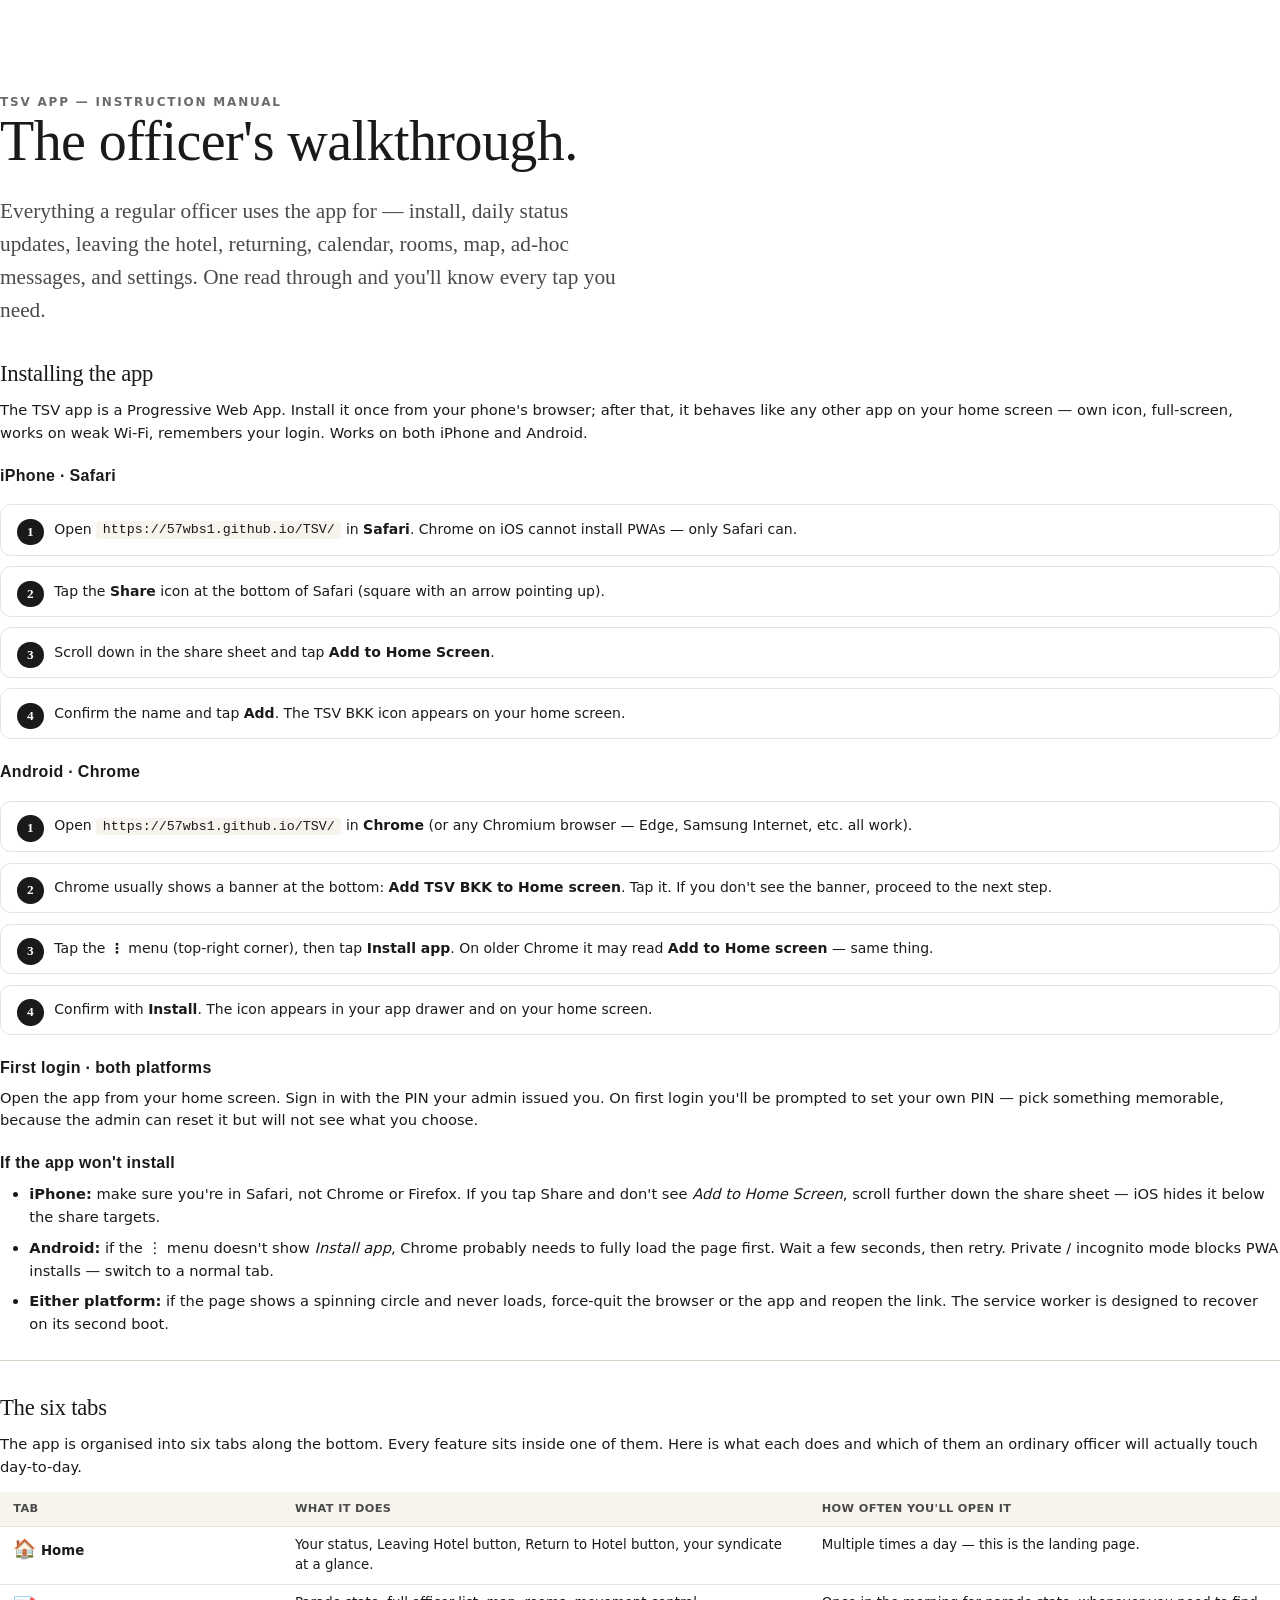
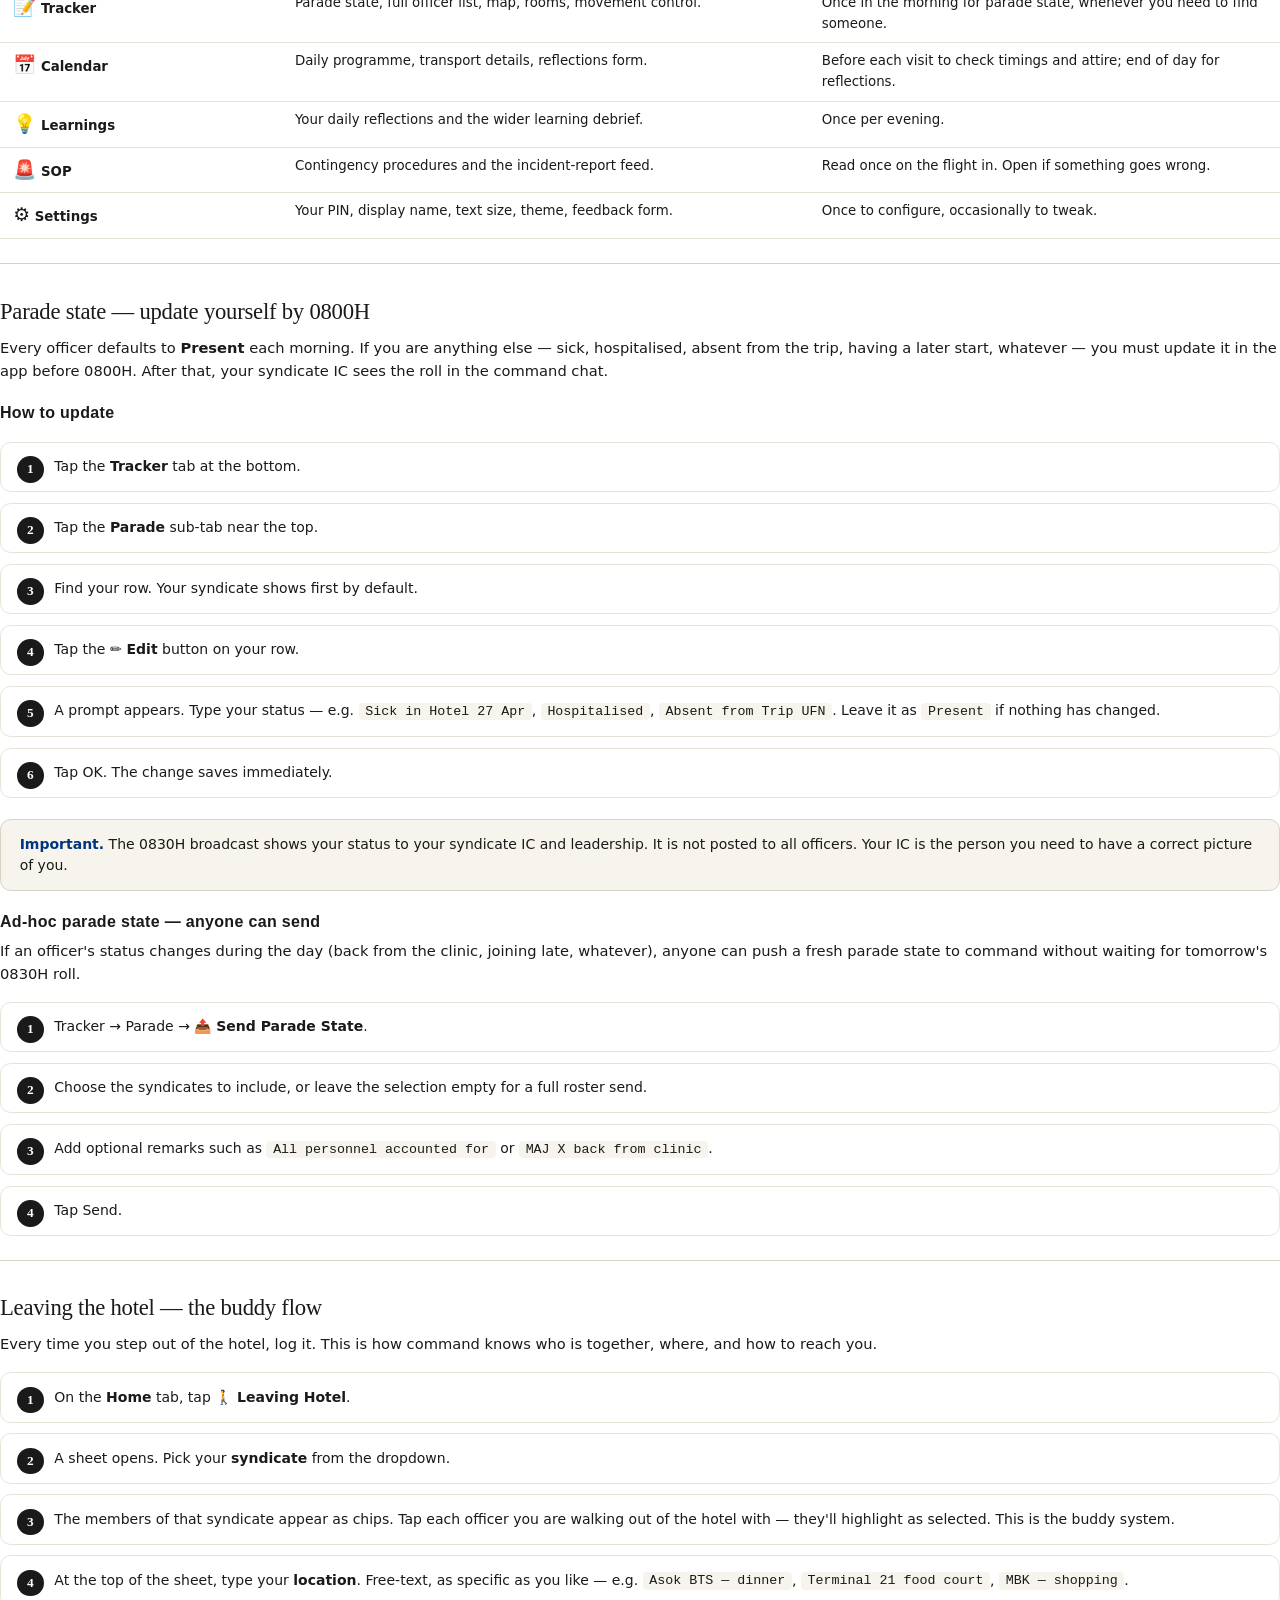
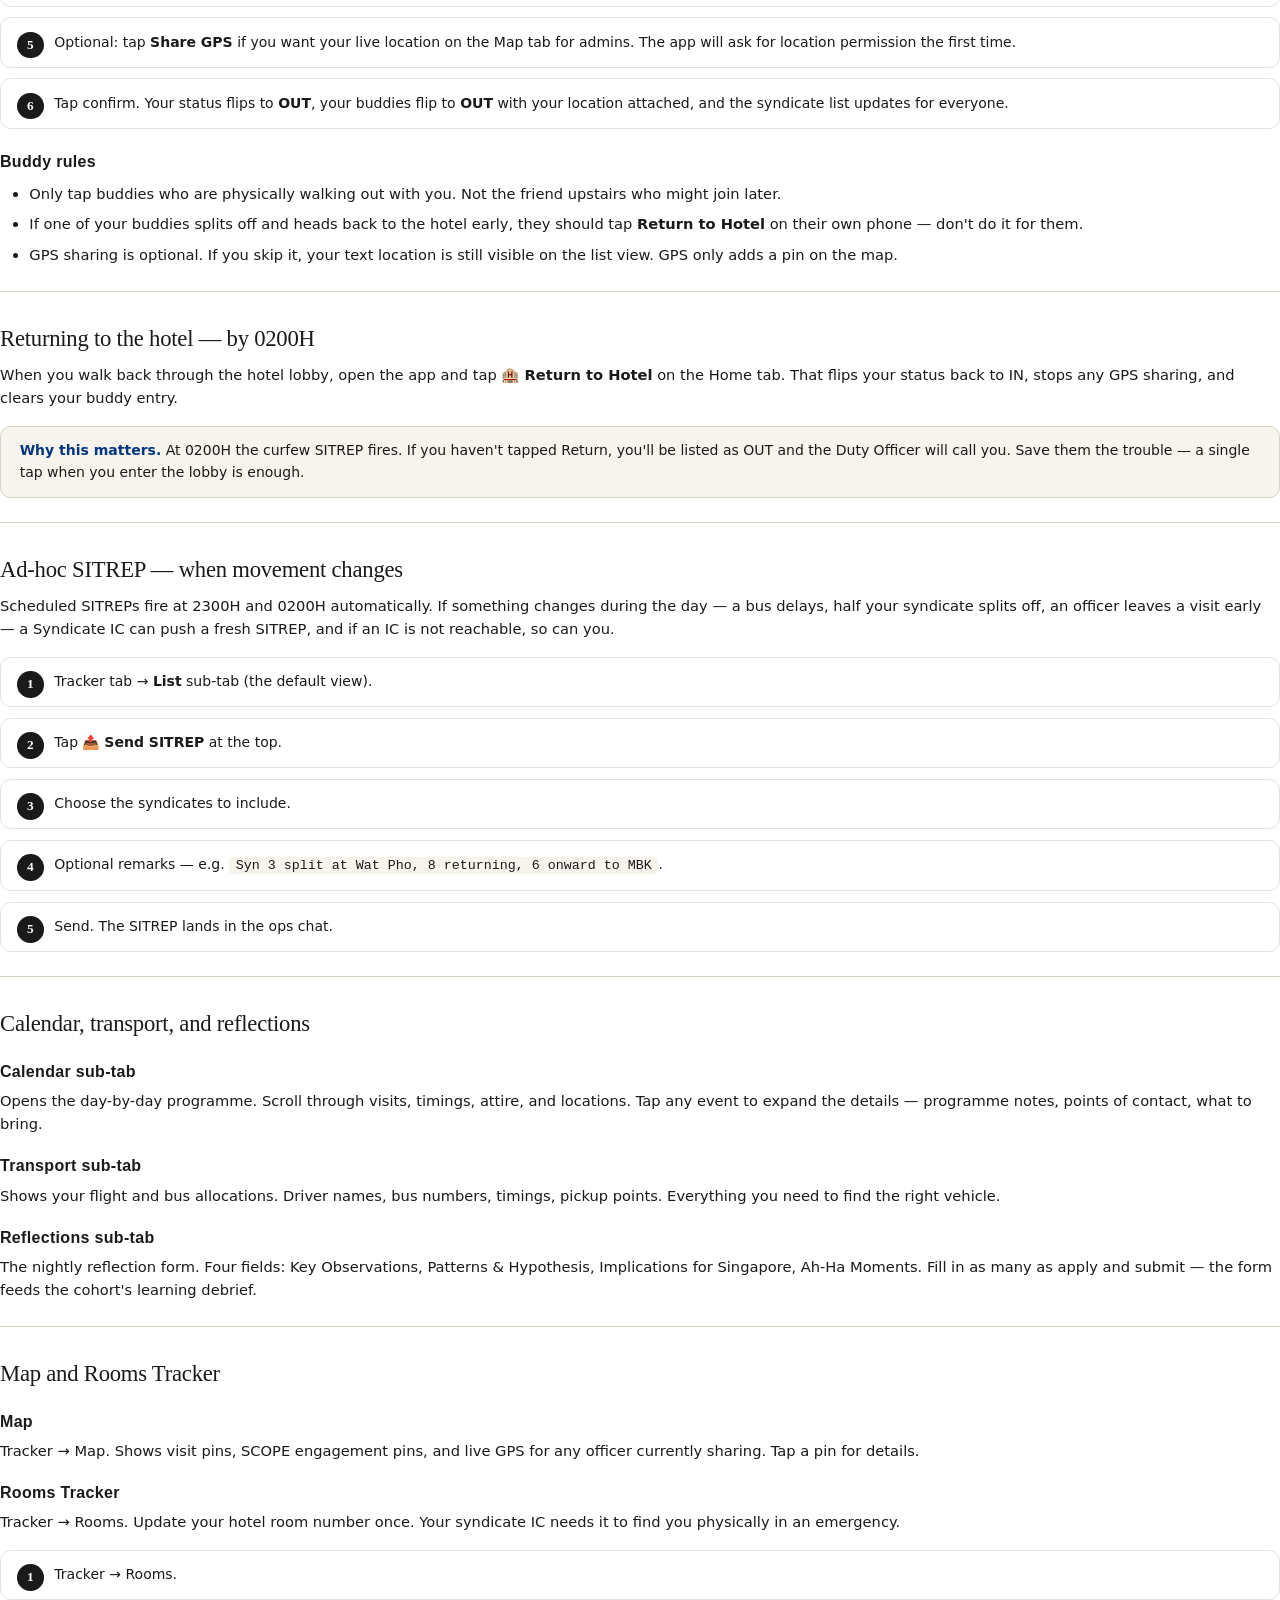
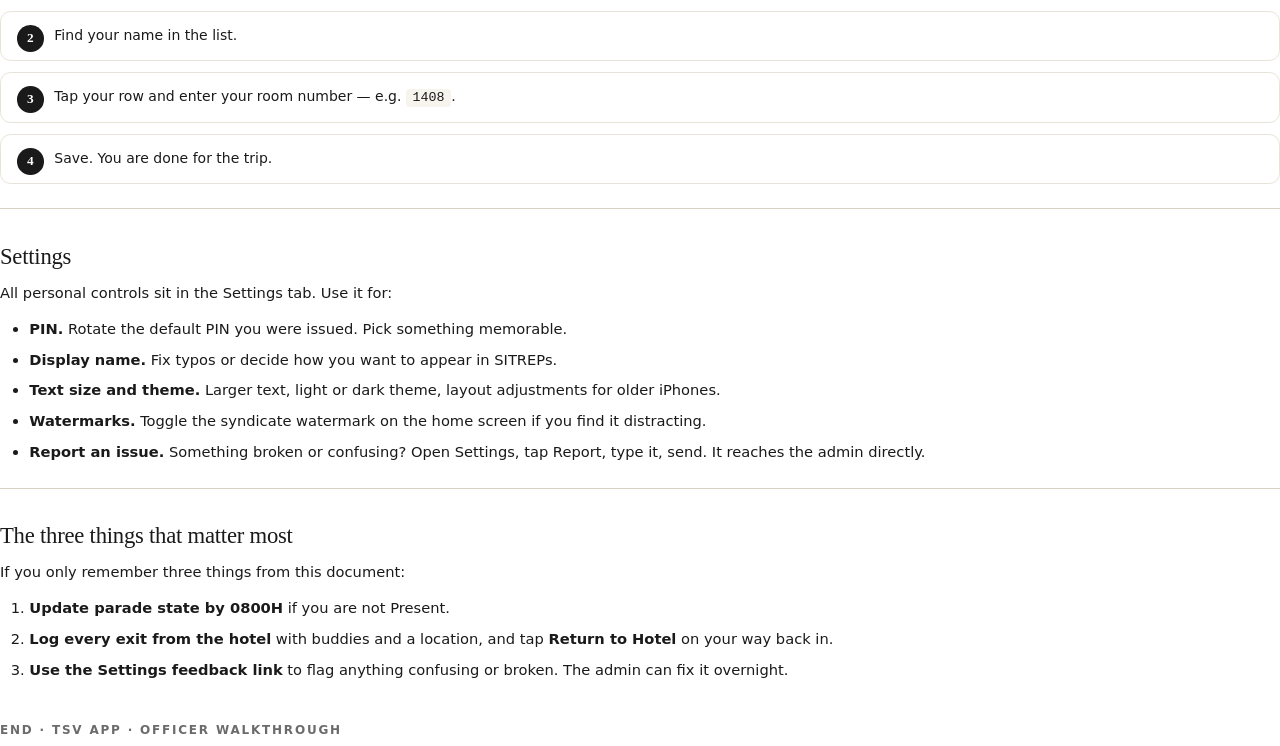
<file: pdfs/02_officers_walkthrough.html>
<!DOCTYPE html>
<html lang="en">
<head>
<meta charset="UTF-8" />
<title>TSV App — The Officer's Walkthrough</title>
<style>
  @page { size: A4; margin: 22mm 20mm 22mm 20mm; }
  html, body { margin: 0; padding: 0; color: #1a1a1a; -webkit-font-smoothing: antialiased; }
  body { font-family: -apple-system, 'SF Pro Text', 'Inter', system-ui, sans-serif; font-size: 11pt; line-height: 1.55; background: #fff; }
  h1, h2, h3 { font-family: 'Iowan Old Style', 'Palatino', Georgia, serif; font-weight: 500; letter-spacing: -0.01em; }
  h1 { font-size: 30pt; line-height: 1.05; margin: 0 0 6pt; }
  h2 { font-size: 17pt; margin: 22pt 0 6pt; page-break-after: avoid; }
  h3 { font-size: 12pt; margin: 14pt 0 4pt; font-family: -apple-system, sans-serif; font-weight: 700; letter-spacing: 0.02em; }
  .eyebrow { font-size: 9pt; letter-spacing: 0.15em; text-transform: uppercase; color: #6b6b6b; font-weight: 600; }
  .lede { font-family: 'Iowan Old Style', serif; font-size: 14pt; color: #4a4a4a; max-width: 60ch; margin: 10pt 0 14pt; }
  p { margin: 0 0 10pt; }
  ol, ul { margin: 6pt 0 14pt; padding-left: 22pt; }
  li { margin-bottom: 6pt; }
  .rule { border: 0; border-top: 1px solid #d8d2c4; margin: 18pt 0; }
  .call { border: 1px solid #d8d2c4; border-radius: 8pt; padding: 10pt 14pt; background: #f7f4ee; margin: 12pt 0; font-size: 10.5pt; }
  .call b { color: #003580; }
  code, .kbd { font-family: 'SF Mono', ui-monospace, Menlo, monospace; font-size: 10pt; background: #f7f4ee; padding: 1pt 5pt; border-radius: 3pt; }
  table { width: 100%; border-collapse: collapse; font-size: 10pt; margin: 10pt 0 14pt; }
  th, td { text-align: left; padding: 6pt 10pt; border-bottom: 1px solid #e8e3d8; vertical-align: top; }
  th { background: #f7f4ee; font-weight: 700; letter-spacing: 0.03em; text-transform: uppercase; font-size: 8.5pt; color: #4a4a4a; }
  td:first-child { font-weight: 600; width: 22%; }
  .tab-icon { font-size: 14pt; }
  .cover { padding-top: 70pt; page-break-after: always; }
  .cover h1 { font-size: 42pt; }
  .cover .lede { font-size: 16pt; margin-top: 18pt; }
  blockquote { margin: 14pt 0; padding: 10pt 14pt; border-left: 3px solid #003580; background: #eef3fa; font-size: 10.5pt; color: #1a1a1a; border-radius: 0 6pt 6pt 0; }
  .flow { counter-reset: step; margin: 12pt 0 16pt; }
  .flow .s { counter-increment: step; padding: 10pt 12pt 10pt 40pt; position: relative; background: #fff; border: 1px solid #e8e3d8; border-radius: 8pt; margin-bottom: 8pt; font-size: 10.5pt; }
  .flow .s::before { content: counter(step); position: absolute; left: 12pt; top: 10pt; width: 20pt; height: 20pt; border-radius: 50%; background: #1a1a1a; color: #fff; display: inline-flex; align-items: center; justify-content: center; font-size: 10pt; font-weight: 700; font-family: 'Iowan Old Style', serif; }
  .flow .s b { font-weight: 700; }
</style>
</head>
<body>

<section class="cover">
  <div class="eyebrow">TSV App — Instruction Manual</div>
  <h1>The officer's walkthrough.</h1>
  <p class="lede">Everything a regular officer uses the app for — install, daily status updates, leaving the hotel, returning, calendar, rooms, map, ad-hoc messages, and settings. One read through and you'll know every tap you need.</p>
</section>

<h2>Installing the app</h2>
<p>The TSV app is a Progressive Web App. Install it once from your phone's browser; after that, it behaves like any other app on your home screen — own icon, full-screen, works on weak Wi-Fi, remembers your login. Works on both iPhone and Android.</p>

<h3>iPhone · Safari</h3>
<div class="flow">
  <div class="s">Open <code>https://57wbs1.github.io/TSV/</code> in <b>Safari</b>. Chrome on iOS cannot install PWAs — only Safari can.</div>
  <div class="s">Tap the <b>Share</b> icon at the bottom of Safari (square with an arrow pointing up).</div>
  <div class="s">Scroll down in the share sheet and tap <b>Add to Home Screen</b>.</div>
  <div class="s">Confirm the name and tap <b>Add</b>. The TSV BKK icon appears on your home screen.</div>
</div>

<h3>Android · Chrome</h3>
<div class="flow">
  <div class="s">Open <code>https://57wbs1.github.io/TSV/</code> in <b>Chrome</b> (or any Chromium browser — Edge, Samsung Internet, etc. all work).</div>
  <div class="s">Chrome usually shows a banner at the bottom: <b>Add TSV BKK to Home screen</b>. Tap it. If you don't see the banner, proceed to the next step.</div>
  <div class="s">Tap the <b>⋮</b> menu (top-right corner), then tap <b>Install app</b>. On older Chrome it may read <b>Add to Home screen</b> — same thing.</div>
  <div class="s">Confirm with <b>Install</b>. The icon appears in your app drawer and on your home screen.</div>
</div>

<h3>First login · both platforms</h3>
<p>Open the app from your home screen. Sign in with the PIN your admin issued you. On first login you'll be prompted to set your own PIN — pick something memorable, because the admin can reset it but will not see what you choose.</p>

<h3>If the app won't install</h3>
<ul>
  <li><b>iPhone:</b> make sure you're in Safari, not Chrome or Firefox. If you tap Share and don't see <i>Add to Home Screen</i>, scroll further down the share sheet — iOS hides it below the share targets.</li>
  <li><b>Android:</b> if the ⋮ menu doesn't show <i>Install app</i>, Chrome probably needs to fully load the page first. Wait a few seconds, then retry. Private / incognito mode blocks PWA installs — switch to a normal tab.</li>
  <li><b>Either platform:</b> if the page shows a spinning circle and never loads, force-quit the browser or the app and reopen the link. The service worker is designed to recover on its second boot.</li>
</ul>

<hr class="rule" />

<h2>The six tabs</h2>
<p>The app is organised into six tabs along the bottom. Every feature sits inside one of them. Here is what each does and which of them an ordinary officer will actually touch day-to-day.</p>

<table>
  <thead><tr><th>Tab</th><th>What it does</th><th>How often you'll open it</th></tr></thead>
  <tbody>
    <tr><td><span class="tab-icon">🏠</span> Home</td><td>Your status, Leaving Hotel button, Return to Hotel button, your syndicate at a glance.</td><td>Multiple times a day — this is the landing page.</td></tr>
    <tr><td><span class="tab-icon">📝</span> Tracker</td><td>Parade state, full officer list, map, rooms, movement control.</td><td>Once in the morning for parade state, whenever you need to find someone.</td></tr>
    <tr><td><span class="tab-icon">📅</span> Calendar</td><td>Daily programme, transport details, reflections form.</td><td>Before each visit to check timings and attire; end of day for reflections.</td></tr>
    <tr><td><span class="tab-icon">💡</span> Learnings</td><td>Your daily reflections and the wider learning debrief.</td><td>Once per evening.</td></tr>
    <tr><td><span class="tab-icon">🚨</span> SOP</td><td>Contingency procedures and the incident-report feed.</td><td>Read once on the flight in. Open if something goes wrong.</td></tr>
    <tr><td><span class="tab-icon">⚙️</span> Settings</td><td>Your PIN, display name, text size, theme, feedback form.</td><td>Once to configure, occasionally to tweak.</td></tr>
  </tbody>
</table>

<hr class="rule" />

<h2>Parade state — update yourself by 0800H</h2>
<p>Every officer defaults to <b>Present</b> each morning. If you are anything else — sick, hospitalised, absent from the trip, having a later start, whatever — you must update it in the app before 0800H. After that, your syndicate IC sees the roll in the command chat.</p>

<h3>How to update</h3>
<div class="flow">
  <div class="s">Tap the <b>Tracker</b> tab at the bottom.</div>
  <div class="s">Tap the <b>Parade</b> sub-tab near the top.</div>
  <div class="s">Find your row. Your syndicate shows first by default.</div>
  <div class="s">Tap the <b>✏️ Edit</b> button on your row.</div>
  <div class="s">A prompt appears. Type your status — e.g. <code>Sick in Hotel 27 Apr</code>, <code>Hospitalised</code>, <code>Absent from Trip UFN</code>. Leave it as <code>Present</code> if nothing has changed.</div>
  <div class="s">Tap OK. The change saves immediately.</div>
</div>

<div class="call">
  <b>Important.</b> The 0830H broadcast shows your status to your syndicate IC and leadership. It is not posted to all officers. Your IC is the person you need to have a correct picture of you.
</div>

<h3>Ad-hoc parade state — anyone can send</h3>
<p>If an officer's status changes during the day (back from the clinic, joining late, whatever), anyone can push a fresh parade state to command without waiting for tomorrow's 0830H roll.</p>

<div class="flow">
  <div class="s">Tracker → Parade → <b>📤 Send Parade State</b>.</div>
  <div class="s">Choose the syndicates to include, or leave the selection empty for a full roster send.</div>
  <div class="s">Add optional remarks such as <code>All personnel accounted for</code> or <code>MAJ X back from clinic</code>.</div>
  <div class="s">Tap Send.</div>
</div>

<hr class="rule" />

<h2>Leaving the hotel — the buddy flow</h2>
<p>Every time you step out of the hotel, log it. This is how command knows who is together, where, and how to reach you.</p>

<div class="flow">
  <div class="s">On the <b>Home</b> tab, tap <b>🚶 Leaving Hotel</b>.</div>
  <div class="s">A sheet opens. Pick your <b>syndicate</b> from the dropdown.</div>
  <div class="s">The members of that syndicate appear as chips. Tap each officer you are walking out of the hotel with — they'll highlight as selected. This is the buddy system.</div>
  <div class="s">At the top of the sheet, type your <b>location</b>. Free-text, as specific as you like — e.g. <code>Asok BTS — dinner</code>, <code>Terminal 21 food court</code>, <code>MBK — shopping</code>.</div>
  <div class="s">Optional: tap <b>Share GPS</b> if you want your live location on the Map tab for admins. The app will ask for location permission the first time.</div>
  <div class="s">Tap confirm. Your status flips to <b>OUT</b>, your buddies flip to <b>OUT</b> with your location attached, and the syndicate list updates for everyone.</div>
</div>

<h3>Buddy rules</h3>
<ul>
  <li>Only tap buddies who are physically walking out with you. Not the friend upstairs who might join later.</li>
  <li>If one of your buddies splits off and heads back to the hotel early, they should tap <b>Return to Hotel</b> on their own phone — don't do it for them.</li>
  <li>GPS sharing is optional. If you skip it, your text location is still visible on the list view. GPS only adds a pin on the map.</li>
</ul>

<hr class="rule" />

<h2>Returning to the hotel — by 0200H</h2>
<p>When you walk back through the hotel lobby, open the app and tap <b>🏨 Return to Hotel</b> on the Home tab. That flips your status back to IN, stops any GPS sharing, and clears your buddy entry.</p>

<div class="call">
  <b>Why this matters.</b> At 0200H the curfew SITREP fires. If you haven't tapped Return, you'll be listed as OUT and the Duty Officer will call you. Save them the trouble — a single tap when you enter the lobby is enough.
</div>

<hr class="rule" />

<h2>Ad-hoc SITREP — when movement changes</h2>
<p>Scheduled SITREPs fire at 2300H and 0200H automatically. If something changes during the day — a bus delays, half your syndicate splits off, an officer leaves a visit early — a Syndicate IC can push a fresh SITREP, and if an IC is not reachable, so can you.</p>

<div class="flow">
  <div class="s">Tracker tab → <b>List</b> sub-tab (the default view).</div>
  <div class="s">Tap <b>📤 Send SITREP</b> at the top.</div>
  <div class="s">Choose the syndicates to include.</div>
  <div class="s">Optional remarks — e.g. <code>Syn 3 split at Wat Pho, 8 returning, 6 onward to MBK</code>.</div>
  <div class="s">Send. The SITREP lands in the ops chat.</div>
</div>

<hr class="rule" />

<h2>Calendar, transport, and reflections</h2>

<h3>Calendar sub-tab</h3>
<p>Opens the day-by-day programme. Scroll through visits, timings, attire, and locations. Tap any event to expand the details — programme notes, points of contact, what to bring.</p>

<h3>Transport sub-tab</h3>
<p>Shows your flight and bus allocations. Driver names, bus numbers, timings, pickup points. Everything you need to find the right vehicle.</p>

<h3>Reflections sub-tab</h3>
<p>The nightly reflection form. Four fields: Key Observations, Patterns &amp; Hypothesis, Implications for Singapore, Ah-Ha Moments. Fill in as many as apply and submit — the form feeds the cohort's learning debrief.</p>

<hr class="rule" />

<h2>Map and Rooms Tracker</h2>

<h3>Map</h3>
<p>Tracker → Map. Shows visit pins, SCOPE engagement pins, and live GPS for any officer currently sharing. Tap a pin for details.</p>

<h3>Rooms Tracker</h3>
<p>Tracker → Rooms. Update your hotel room number once. Your syndicate IC needs it to find you physically in an emergency.</p>

<div class="flow">
  <div class="s">Tracker → Rooms.</div>
  <div class="s">Find your name in the list.</div>
  <div class="s">Tap your row and enter your room number — e.g. <code>1408</code>.</div>
  <div class="s">Save. You are done for the trip.</div>
</div>

<hr class="rule" />

<h2>Settings</h2>
<p>All personal controls sit in the Settings tab. Use it for:</p>
<ul>
  <li><b>PIN.</b> Rotate the default PIN you were issued. Pick something memorable.</li>
  <li><b>Display name.</b> Fix typos or decide how you want to appear in SITREPs.</li>
  <li><b>Text size and theme.</b> Larger text, light or dark theme, layout adjustments for older iPhones.</li>
  <li><b>Watermarks.</b> Toggle the syndicate watermark on the home screen if you find it distracting.</li>
  <li><b>Report an issue.</b> Something broken or confusing? Open Settings, tap Report, type it, send. It reaches the admin directly.</li>
</ul>

<hr class="rule" />

<h2>The three things that matter most</h2>
<p>If you only remember three things from this document:</p>
<ol>
  <li><b>Update parade state by 0800H</b> if you are not Present.</li>
  <li><b>Log every exit from the hotel</b> with buddies and a location, and tap <b>Return to Hotel</b> on your way back in.</li>
  <li><b>Use the Settings feedback link</b> to flag anything confusing or broken. The admin can fix it overnight.</li>
</ol>

<p class="eyebrow" style="margin-top: 30pt;">End · TSV App · Officer Walkthrough</p>

</body>
</html>
</file>
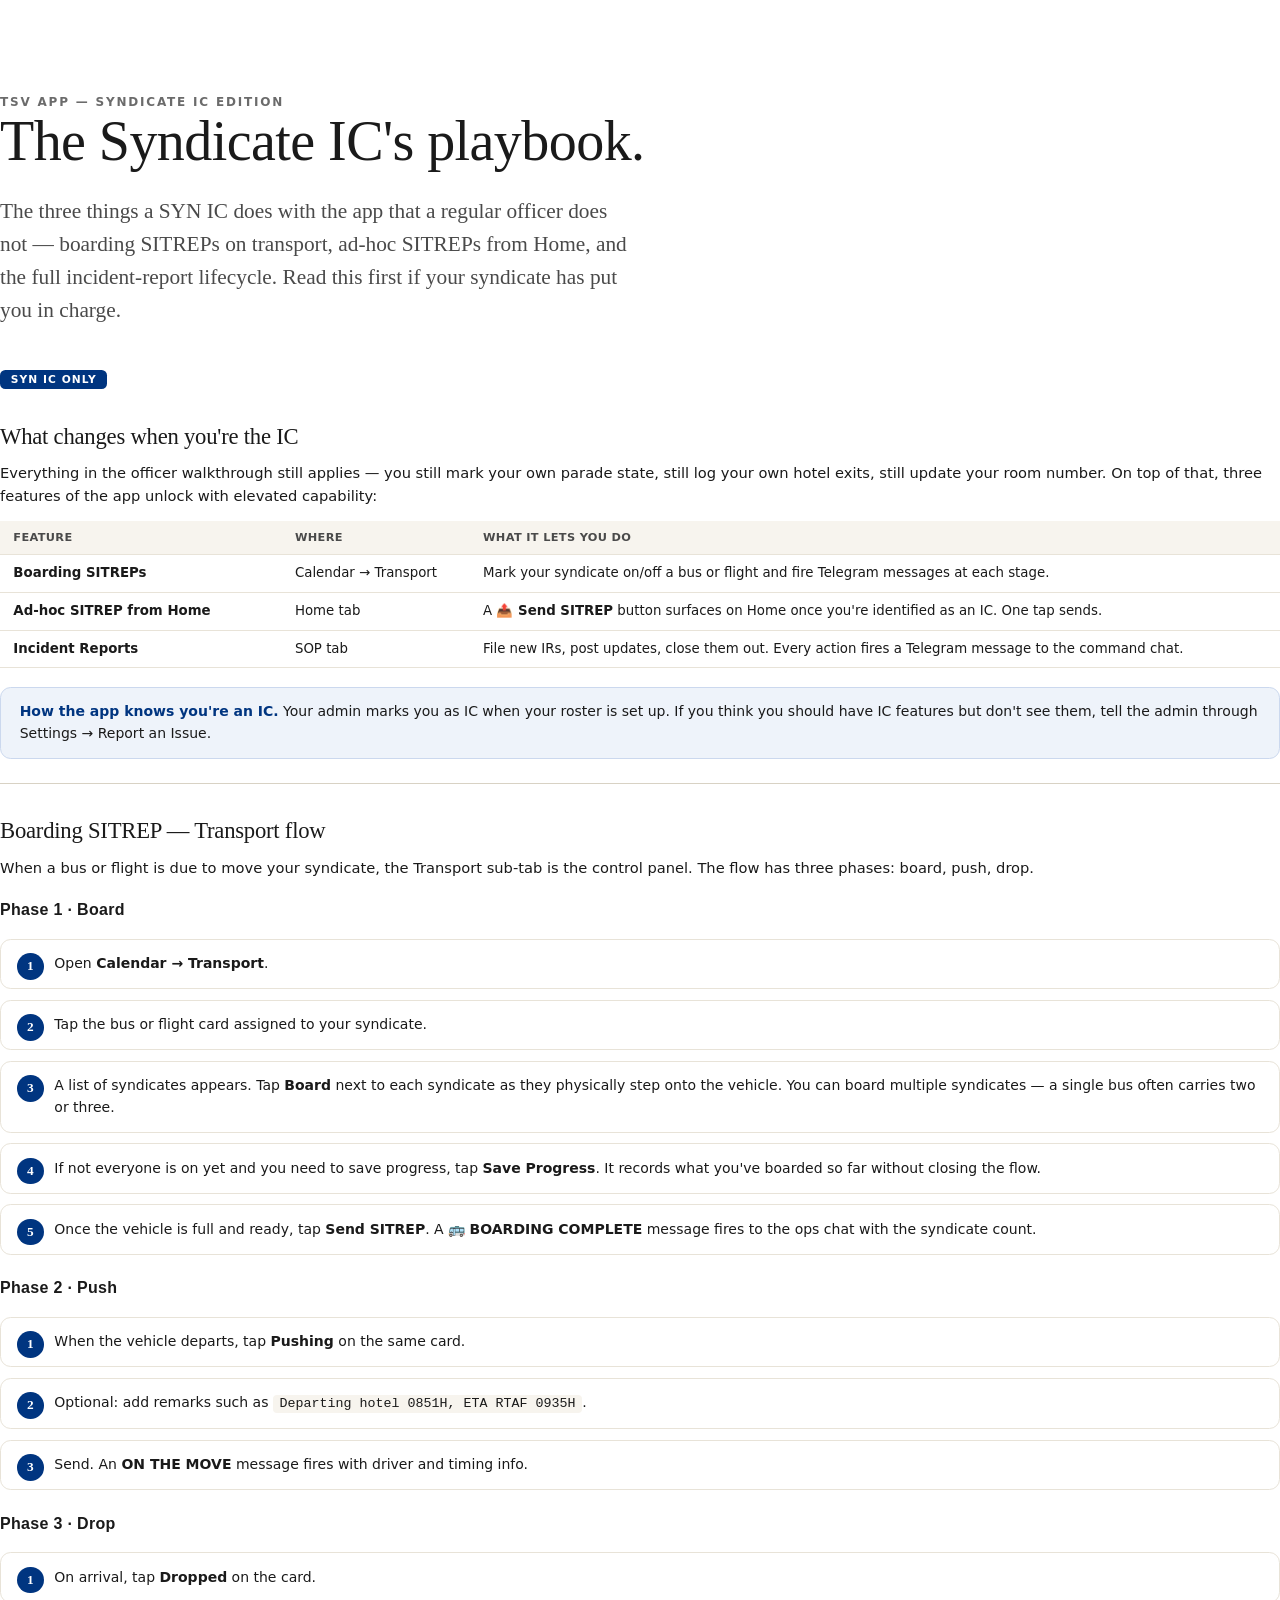
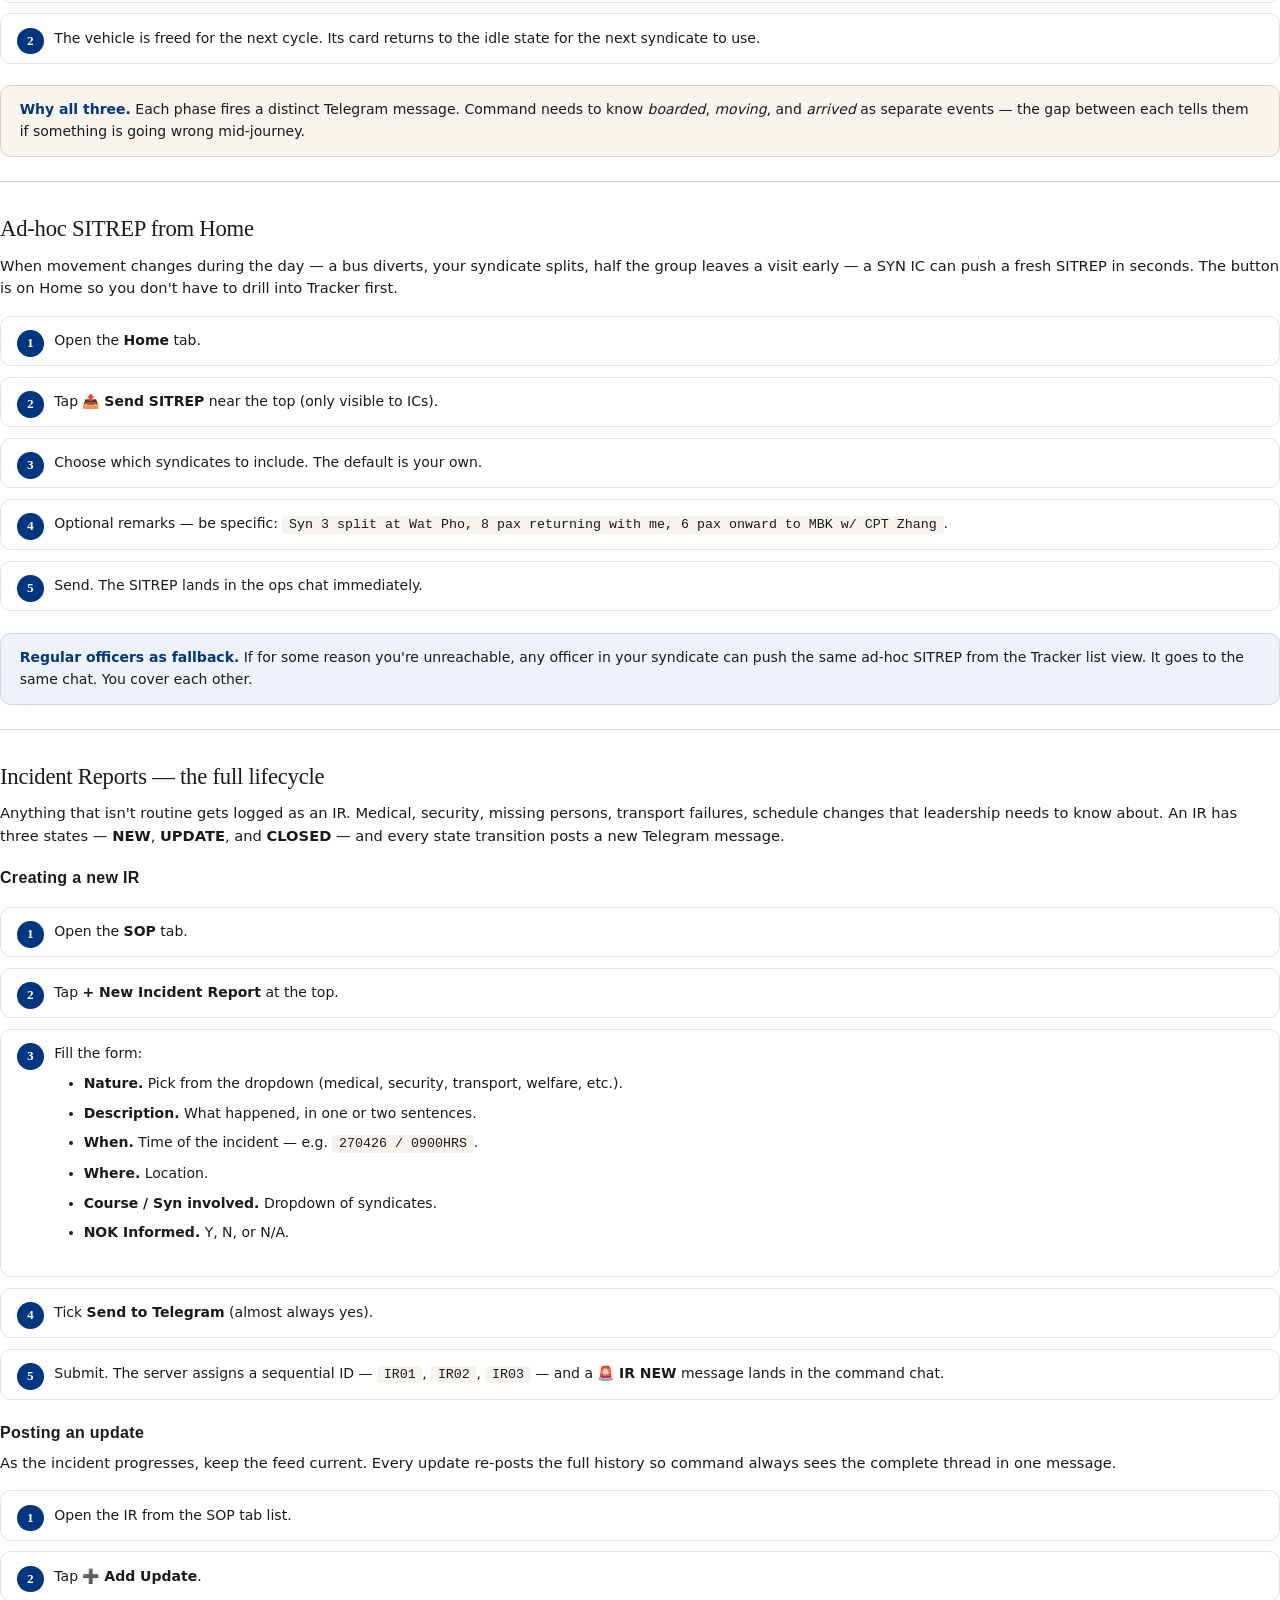
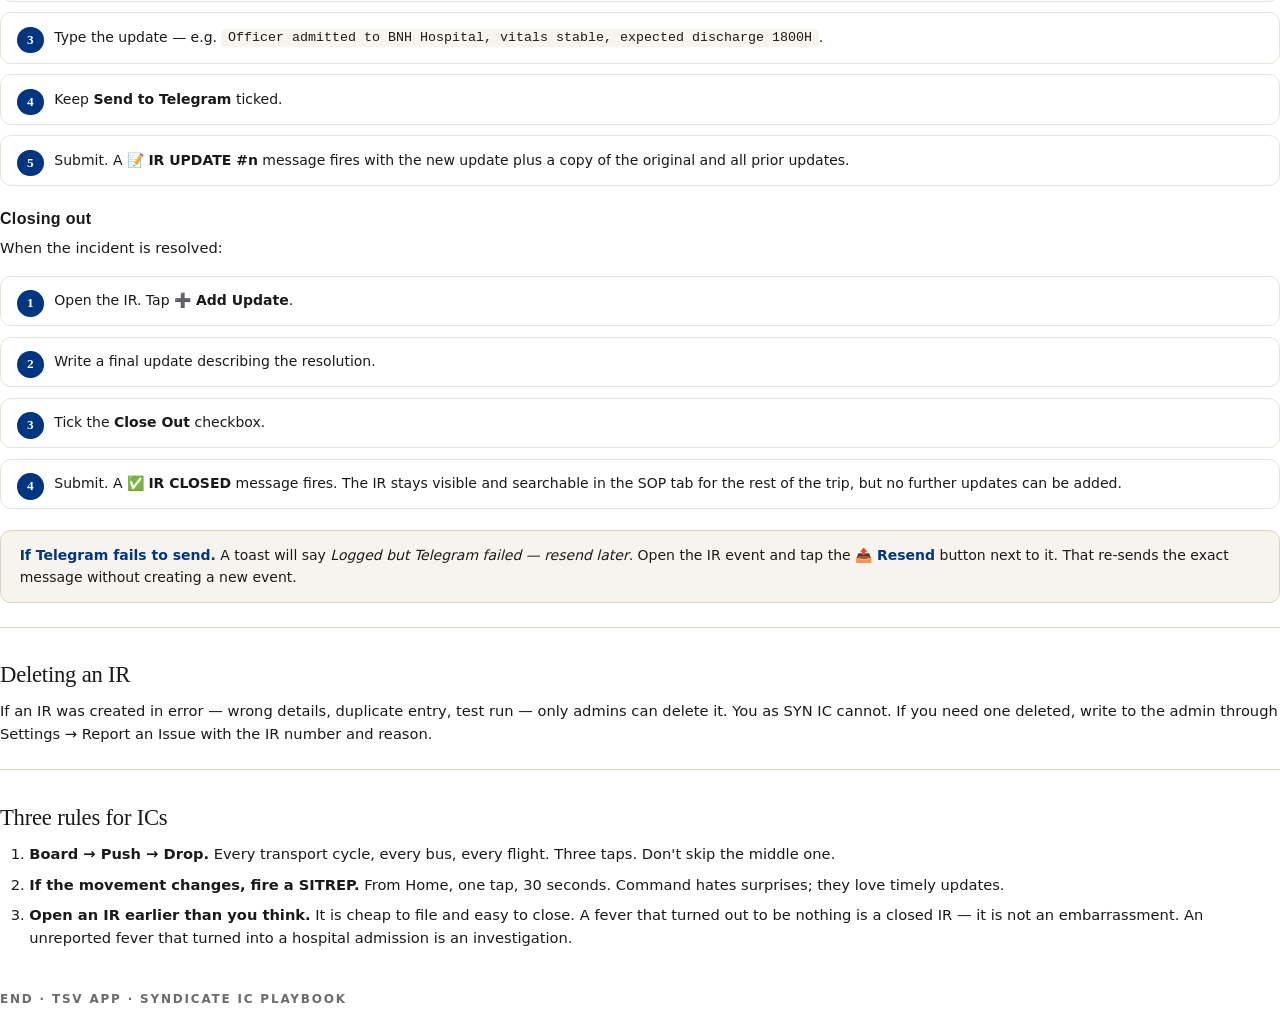
<file: pdfs/03_ic_playbook.html>
<!DOCTYPE html>
<html lang="en">
<head>
<meta charset="UTF-8" />
<title>TSV App — Syndicate IC Playbook</title>
<style>
  @page { size: A4; margin: 22mm 20mm 22mm 20mm; }
  html, body { margin: 0; padding: 0; color: #1a1a1a; -webkit-font-smoothing: antialiased; }
  body { font-family: -apple-system, 'SF Pro Text', 'Inter', system-ui, sans-serif; font-size: 11pt; line-height: 1.55; background: #fff; }
  h1, h2, h3 { font-family: 'Iowan Old Style', 'Palatino', Georgia, serif; font-weight: 500; letter-spacing: -0.01em; }
  h1 { font-size: 30pt; line-height: 1.05; margin: 0 0 6pt; }
  h2 { font-size: 17pt; margin: 22pt 0 6pt; page-break-after: avoid; }
  h3 { font-size: 12pt; margin: 14pt 0 4pt; font-family: -apple-system, sans-serif; font-weight: 700; letter-spacing: 0.02em; }
  .eyebrow { font-size: 9pt; letter-spacing: 0.15em; text-transform: uppercase; color: #6b6b6b; font-weight: 600; }
  .ic-badge { font-size: 8pt; letter-spacing: 0.1em; text-transform: uppercase; background: #003580; color: #fff; padding: 2pt 8pt; border-radius: 4pt; font-weight: 800; }
  .lede { font-family: 'Iowan Old Style', serif; font-size: 14pt; color: #4a4a4a; max-width: 60ch; margin: 10pt 0 14pt; }
  p { margin: 0 0 10pt; }
  ol, ul { margin: 6pt 0 14pt; padding-left: 22pt; }
  li { margin-bottom: 6pt; }
  .rule { border: 0; border-top: 1px solid #d8d2c4; margin: 18pt 0; }
  .call { border: 1px solid #d8d2c4; border-radius: 8pt; padding: 10pt 14pt; background: #f7f4ee; margin: 12pt 0; font-size: 10.5pt; }
  .call.ic { border-color: #cbd8ee; background: #eef3fa; }
  .call b { color: #003580; }
  code { font-family: 'SF Mono', ui-monospace, Menlo, monospace; font-size: 10pt; background: #f7f4ee; padding: 1pt 5pt; border-radius: 3pt; }
  table { width: 100%; border-collapse: collapse; font-size: 10pt; margin: 10pt 0 14pt; }
  th, td { text-align: left; padding: 6pt 10pt; border-bottom: 1px solid #e8e3d8; vertical-align: top; }
  th { background: #f7f4ee; font-weight: 700; letter-spacing: 0.03em; text-transform: uppercase; font-size: 8.5pt; color: #4a4a4a; }
  td:first-child { font-weight: 600; width: 22%; }
  .cover { padding-top: 70pt; page-break-after: always; }
  .cover h1 { font-size: 42pt; }
  .cover .lede { font-size: 16pt; margin-top: 18pt; }
  .flow { counter-reset: step; margin: 12pt 0 16pt; }
  .flow .s { counter-increment: step; padding: 10pt 12pt 10pt 40pt; position: relative; background: #fff; border: 1px solid #e8e3d8; border-radius: 8pt; margin-bottom: 8pt; font-size: 10.5pt; }
  .flow .s::before { content: counter(step); position: absolute; left: 12pt; top: 10pt; width: 20pt; height: 20pt; border-radius: 50%; background: #003580; color: #fff; display: inline-flex; align-items: center; justify-content: center; font-size: 10pt; font-weight: 700; font-family: 'Iowan Old Style', serif; }
  .flow .s b { font-weight: 700; }
</style>
</head>
<body>

<section class="cover">
  <div class="eyebrow">TSV App — Syndicate IC edition</div>
  <h1>The Syndicate IC's playbook.</h1>
  <p class="lede">The three things a SYN IC does with the app that a regular officer does not — boarding SITREPs on transport, ad-hoc SITREPs from Home, and the full incident-report lifecycle. Read this first if your syndicate has put you in charge.</p>
  <p style="margin-top: 30pt"><span class="ic-badge">SYN IC ONLY</span></p>
</section>

<h2>What changes when you're the IC</h2>
<p>Everything in the officer walkthrough still applies — you still mark your own parade state, still log your own hotel exits, still update your room number. On top of that, three features of the app unlock with elevated capability:</p>

<table>
  <thead><tr><th>Feature</th><th>Where</th><th>What it lets you do</th></tr></thead>
  <tbody>
    <tr><td>Boarding SITREPs</td><td>Calendar → Transport</td><td>Mark your syndicate on/off a bus or flight and fire Telegram messages at each stage.</td></tr>
    <tr><td>Ad-hoc SITREP from Home</td><td>Home tab</td><td>A <b>📤 Send SITREP</b> button surfaces on Home once you're identified as an IC. One tap sends.</td></tr>
    <tr><td>Incident Reports</td><td>SOP tab</td><td>File new IRs, post updates, close them out. Every action fires a Telegram message to the command chat.</td></tr>
  </tbody>
</table>

<div class="call ic">
  <b>How the app knows you're an IC.</b> Your admin marks you as IC when your roster is set up. If you think you should have IC features but don't see them, tell the admin through Settings → Report an Issue.
</div>

<hr class="rule" />

<h2>Boarding SITREP — Transport flow</h2>
<p>When a bus or flight is due to move your syndicate, the Transport sub-tab is the control panel. The flow has three phases: board, push, drop.</p>

<h3>Phase 1 · Board</h3>
<div class="flow">
  <div class="s">Open <b>Calendar → Transport</b>.</div>
  <div class="s">Tap the bus or flight card assigned to your syndicate.</div>
  <div class="s">A list of syndicates appears. Tap <b>Board</b> next to each syndicate as they physically step onto the vehicle. You can board multiple syndicates — a single bus often carries two or three.</div>
  <div class="s">If not everyone is on yet and you need to save progress, tap <b>Save Progress</b>. It records what you've boarded so far without closing the flow.</div>
  <div class="s">Once the vehicle is full and ready, tap <b>Send SITREP</b>. A 🚌 <b>BOARDING COMPLETE</b> message fires to the ops chat with the syndicate count.</div>
</div>

<h3>Phase 2 · Push</h3>
<div class="flow">
  <div class="s">When the vehicle departs, tap <b>Pushing</b> on the same card.</div>
  <div class="s">Optional: add remarks such as <code>Departing hotel 0851H, ETA RTAF 0935H</code>.</div>
  <div class="s">Send. An <b>ON THE MOVE</b> message fires with driver and timing info.</div>
</div>

<h3>Phase 3 · Drop</h3>
<div class="flow">
  <div class="s">On arrival, tap <b>Dropped</b> on the card.</div>
  <div class="s">The vehicle is freed for the next cycle. Its card returns to the idle state for the next syndicate to use.</div>
</div>

<div class="call">
  <b>Why all three.</b> Each phase fires a distinct Telegram message. Command needs to know <i>boarded</i>, <i>moving</i>, and <i>arrived</i> as separate events — the gap between each tells them if something is going wrong mid-journey.
</div>

<hr class="rule" />

<h2>Ad-hoc SITREP from Home</h2>
<p>When movement changes during the day — a bus diverts, your syndicate splits, half the group leaves a visit early — a SYN IC can push a fresh SITREP in seconds. The button is on Home so you don't have to drill into Tracker first.</p>

<div class="flow">
  <div class="s">Open the <b>Home</b> tab.</div>
  <div class="s">Tap <b>📤 Send SITREP</b> near the top (only visible to ICs).</div>
  <div class="s">Choose which syndicates to include. The default is your own.</div>
  <div class="s">Optional remarks — be specific: <code>Syn 3 split at Wat Pho, 8 pax returning with me, 6 pax onward to MBK w/ CPT Zhang</code>.</div>
  <div class="s">Send. The SITREP lands in the ops chat immediately.</div>
</div>

<div class="call ic">
  <b>Regular officers as fallback.</b> If for some reason you're unreachable, any officer in your syndicate can push the same ad-hoc SITREP from the Tracker list view. It goes to the same chat. You cover each other.
</div>

<hr class="rule" />

<h2>Incident Reports — the full lifecycle</h2>
<p>Anything that isn't routine gets logged as an IR. Medical, security, missing persons, transport failures, schedule changes that leadership needs to know about. An IR has three states — <b>NEW</b>, <b>UPDATE</b>, and <b>CLOSED</b> — and every state transition posts a new Telegram message.</p>

<h3>Creating a new IR</h3>
<div class="flow">
  <div class="s">Open the <b>SOP</b> tab.</div>
  <div class="s">Tap <b>+ New Incident Report</b> at the top.</div>
  <div class="s">Fill the form:
    <ul>
      <li><b>Nature.</b> Pick from the dropdown (medical, security, transport, welfare, etc.).</li>
      <li><b>Description.</b> What happened, in one or two sentences.</li>
      <li><b>When.</b> Time of the incident — e.g. <code>270426 / 0900HRS</code>.</li>
      <li><b>Where.</b> Location.</li>
      <li><b>Course / Syn involved.</b> Dropdown of syndicates.</li>
      <li><b>NOK Informed.</b> Y, N, or N/A.</li>
    </ul>
  </div>
  <div class="s">Tick <b>Send to Telegram</b> (almost always yes).</div>
  <div class="s">Submit. The server assigns a sequential ID — <code>IR01</code>, <code>IR02</code>, <code>IR03</code> — and a 🚨 <b>IR NEW</b> message lands in the command chat.</div>
</div>

<h3>Posting an update</h3>
<p>As the incident progresses, keep the feed current. Every update re-posts the full history so command always sees the complete thread in one message.</p>

<div class="flow">
  <div class="s">Open the IR from the SOP tab list.</div>
  <div class="s">Tap <b>➕ Add Update</b>.</div>
  <div class="s">Type the update — e.g. <code>Officer admitted to BNH Hospital, vitals stable, expected discharge 1800H</code>.</div>
  <div class="s">Keep <b>Send to Telegram</b> ticked.</div>
  <div class="s">Submit. A 📝 <b>IR UPDATE #n</b> message fires with the new update plus a copy of the original and all prior updates.</div>
</div>

<h3>Closing out</h3>
<p>When the incident is resolved:</p>

<div class="flow">
  <div class="s">Open the IR. Tap <b>➕ Add Update</b>.</div>
  <div class="s">Write a final update describing the resolution.</div>
  <div class="s">Tick the <b>Close Out</b> checkbox.</div>
  <div class="s">Submit. A ✅ <b>IR CLOSED</b> message fires. The IR stays visible and searchable in the SOP tab for the rest of the trip, but no further updates can be added.</div>
</div>

<div class="call">
  <b>If Telegram fails to send.</b> A toast will say <i>Logged but Telegram failed — resend later</i>. Open the IR event and tap the <b>📤 Resend</b> button next to it. That re-sends the exact message without creating a new event.
</div>

<hr class="rule" />

<h2>Deleting an IR</h2>
<p>If an IR was created in error — wrong details, duplicate entry, test run — only admins can delete it. You as SYN IC cannot. If you need one deleted, write to the admin through Settings → Report an Issue with the IR number and reason.</p>

<hr class="rule" />

<h2>Three rules for ICs</h2>
<ol>
  <li><b>Board → Push → Drop.</b> Every transport cycle, every bus, every flight. Three taps. Don't skip the middle one.</li>
  <li><b>If the movement changes, fire a SITREP.</b> From Home, one tap, 30 seconds. Command hates surprises; they love timely updates.</li>
  <li><b>Open an IR earlier than you think.</b> It is cheap to file and easy to close. A fever that turned out to be nothing is a closed IR — it is not an embarrassment. An unreported fever that turned into a hospital admission is an investigation.</li>
</ol>

<p class="eyebrow" style="margin-top: 30pt;">End · TSV App · Syndicate IC Playbook</p>

</body>
</html>
</file>
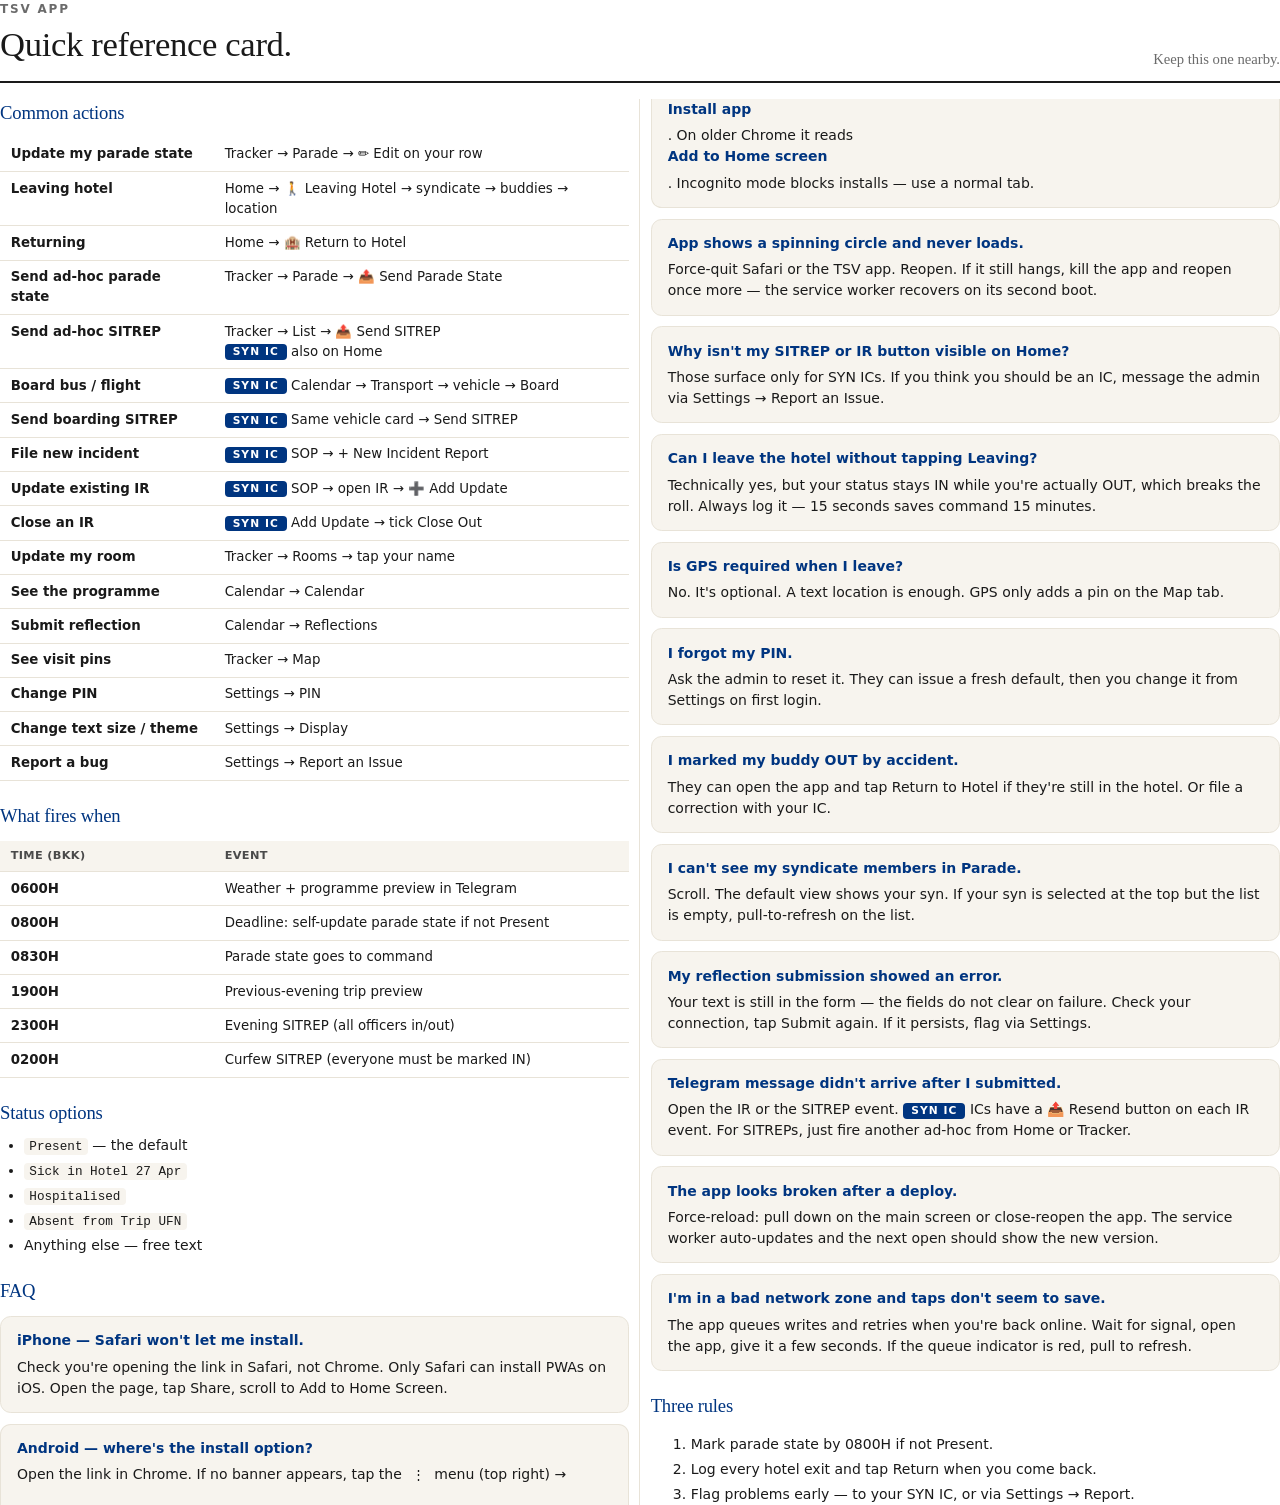
<file: pdfs/04_quick_reference.html>
<!DOCTYPE html>
<html lang="en">
<head>
<meta charset="UTF-8" />
<title>TSV App — Quick Reference</title>
<style>
  @page { size: A4; margin: 18mm 18mm 18mm 18mm; }
  html, body { margin: 0; padding: 0; color: #1a1a1a; -webkit-font-smoothing: antialiased; }
  body { font-family: -apple-system, 'SF Pro Text', 'Inter', system-ui, sans-serif; font-size: 10.5pt; line-height: 1.5; background: #fff; }
  h1, h2 { font-family: 'Iowan Old Style', 'Palatino', Georgia, serif; font-weight: 500; letter-spacing: -0.01em; }
  h1 { font-size: 26pt; line-height: 1.05; margin: 0 0 6pt; }
  h2 { font-size: 14pt; margin: 16pt 0 6pt; page-break-after: avoid; color: #003580; }
  .eyebrow { font-size: 9pt; letter-spacing: 0.15em; text-transform: uppercase; color: #6b6b6b; font-weight: 600; margin-bottom: 6pt; }
  p { margin: 0 0 8pt; }
  ul { margin: 4pt 0 10pt; padding-left: 18pt; }
  li { margin-bottom: 3pt; }
  table { width: 100%; border-collapse: collapse; font-size: 10pt; margin: 8pt 0 10pt; }
  th, td { text-align: left; padding: 5pt 8pt; border-bottom: 1px solid #e8e3d8; vertical-align: top; }
  th { background: #f7f4ee; font-weight: 700; letter-spacing: 0.03em; text-transform: uppercase; font-size: 8.5pt; color: #4a4a4a; }
  td:first-child { font-weight: 600; width: 34%; }
  code { font-family: 'SF Mono', ui-monospace, Menlo, monospace; font-size: 9.5pt; background: #f7f4ee; padding: 1pt 4pt; border-radius: 3pt; }
  .ic-badge { font-size: 8pt; letter-spacing: 0.1em; text-transform: uppercase; background: #003580; color: #fff; padding: 1pt 6pt; border-radius: 3pt; font-weight: 800; }
  .faq { background: #f7f4ee; border: 1px solid #e8e3d8; border-radius: 8pt; padding: 10pt 12pt; margin: 8pt 0; }
  .faq b { display: block; margin-bottom: 4pt; color: #003580; }
  .two-col { column-count: 2; column-gap: 16pt; column-rule: 1px solid #e8e3d8; }
  .two-col h2:first-child { margin-top: 0; }
  .header-row { display: flex; justify-content: space-between; align-items: flex-end; border-bottom: 2px solid #1a1a1a; padding-bottom: 8pt; margin-bottom: 12pt; }
</style>
</head>
<body>

<div class="header-row">
  <div>
    <div class="eyebrow">TSV App</div>
    <h1>Quick reference card.</h1>
  </div>
  <div style="font-family: 'Iowan Old Style', serif; font-size: 11pt; color: #6b6b6b;">Keep this one nearby.</div>
</div>

<div class="two-col">

<h2>Common actions</h2>
<table>
  <tbody>
    <tr><td>Update my parade state</td><td>Tracker → Parade → ✏️ Edit on your row</td></tr>
    <tr><td>Leaving hotel</td><td>Home → 🚶 Leaving Hotel → syndicate → buddies → location</td></tr>
    <tr><td>Returning</td><td>Home → 🏨 Return to Hotel</td></tr>
    <tr><td>Send ad-hoc parade state</td><td>Tracker → Parade → 📤 Send Parade State</td></tr>
    <tr><td>Send ad-hoc SITREP</td><td>Tracker → List → 📤 Send SITREP <br><span class="ic-badge">SYN IC</span> also on Home</td></tr>
    <tr><td>Board bus / flight</td><td><span class="ic-badge">SYN IC</span> Calendar → Transport → vehicle → Board</td></tr>
    <tr><td>Send boarding SITREP</td><td><span class="ic-badge">SYN IC</span> Same vehicle card → Send SITREP</td></tr>
    <tr><td>File new incident</td><td><span class="ic-badge">SYN IC</span> SOP → + New Incident Report</td></tr>
    <tr><td>Update existing IR</td><td><span class="ic-badge">SYN IC</span> SOP → open IR → ➕ Add Update</td></tr>
    <tr><td>Close an IR</td><td><span class="ic-badge">SYN IC</span> Add Update → tick Close Out</td></tr>
    <tr><td>Update my room</td><td>Tracker → Rooms → tap your name</td></tr>
    <tr><td>See the programme</td><td>Calendar → Calendar</td></tr>
    <tr><td>Submit reflection</td><td>Calendar → Reflections</td></tr>
    <tr><td>See visit pins</td><td>Tracker → Map</td></tr>
    <tr><td>Change PIN</td><td>Settings → PIN</td></tr>
    <tr><td>Change text size / theme</td><td>Settings → Display</td></tr>
    <tr><td>Report a bug</td><td>Settings → Report an Issue</td></tr>
  </tbody>
</table>

<h2>What fires when</h2>
<table>
  <thead><tr><th>Time (BKK)</th><th>Event</th></tr></thead>
  <tbody>
    <tr><td>0600H</td><td>Weather + programme preview in Telegram</td></tr>
    <tr><td>0800H</td><td>Deadline: self-update parade state if not Present</td></tr>
    <tr><td>0830H</td><td>Parade state goes to command</td></tr>
    <tr><td>1900H</td><td>Previous-evening trip preview</td></tr>
    <tr><td>2300H</td><td>Evening SITREP (all officers in/out)</td></tr>
    <tr><td>0200H</td><td>Curfew SITREP (everyone must be marked IN)</td></tr>
  </tbody>
</table>

<h2>Status options</h2>
<ul>
  <li><code>Present</code> — the default</li>
  <li><code>Sick in Hotel 27 Apr</code></li>
  <li><code>Hospitalised</code></li>
  <li><code>Absent from Trip UFN</code></li>
  <li>Anything else — free text</li>
</ul>

<h2>FAQ</h2>

<div class="faq"><b>iPhone — Safari won't let me install.</b>Check you're opening the link in Safari, not Chrome. Only Safari can install PWAs on iOS. Open the page, tap Share, scroll to Add to Home Screen.</div>

<div class="faq"><b>Android — where's the install option?</b>Open the link in Chrome. If no banner appears, tap the <code>⋮</code> menu (top right) → <b>Install app</b>. On older Chrome it reads <b>Add to Home screen</b>. Incognito mode blocks installs — use a normal tab.</div>

<div class="faq"><b>App shows a spinning circle and never loads.</b>Force-quit Safari or the TSV app. Reopen. If it still hangs, kill the app and reopen once more — the service worker recovers on its second boot.</div>

<div class="faq"><b>Why isn't my SITREP or IR button visible on Home?</b>Those surface only for SYN ICs. If you think you should be an IC, message the admin via Settings → Report an Issue.</div>

<div class="faq"><b>Can I leave the hotel without tapping Leaving?</b>Technically yes, but your status stays IN while you're actually OUT, which breaks the roll. Always log it — 15 seconds saves command 15 minutes.</div>

<div class="faq"><b>Is GPS required when I leave?</b>No. It's optional. A text location is enough. GPS only adds a pin on the Map tab.</div>

<div class="faq"><b>I forgot my PIN.</b>Ask the admin to reset it. They can issue a fresh default, then you change it from Settings on first login.</div>

<div class="faq"><b>I marked my buddy OUT by accident.</b>They can open the app and tap Return to Hotel if they're still in the hotel. Or file a correction with your IC.</div>

<div class="faq"><b>I can't see my syndicate members in Parade.</b>Scroll. The default view shows your syn. If your syn is selected at the top but the list is empty, pull-to-refresh on the list.</div>

<div class="faq"><b>My reflection submission showed an error.</b>Your text is still in the form — the fields do not clear on failure. Check your connection, tap Submit again. If it persists, flag via Settings.</div>

<div class="faq"><b>Telegram message didn't arrive after I submitted.</b>Open the IR or the SITREP event. <span class="ic-badge">SYN IC</span> ICs have a 📤 Resend button on each IR event. For SITREPs, just fire another ad-hoc from Home or Tracker.</div>

<div class="faq"><b>The app looks broken after a deploy.</b>Force-reload: pull down on the main screen or close-reopen the app. The service worker auto-updates and the next open should show the new version.</div>

<div class="faq"><b>I'm in a bad network zone and taps don't seem to save.</b>The app queues writes and retries when you're back online. Wait for signal, open the app, give it a few seconds. If the queue indicator is red, pull to refresh.</div>

<h2>Three rules</h2>
<ol>
  <li>Mark parade state by 0800H if not Present.</li>
  <li>Log every hotel exit and tap Return when you come back.</li>
  <li>Flag problems early — to your SYN IC, or via Settings → Report.</li>
</ol>

</div>

</body>
</html>
</file>
